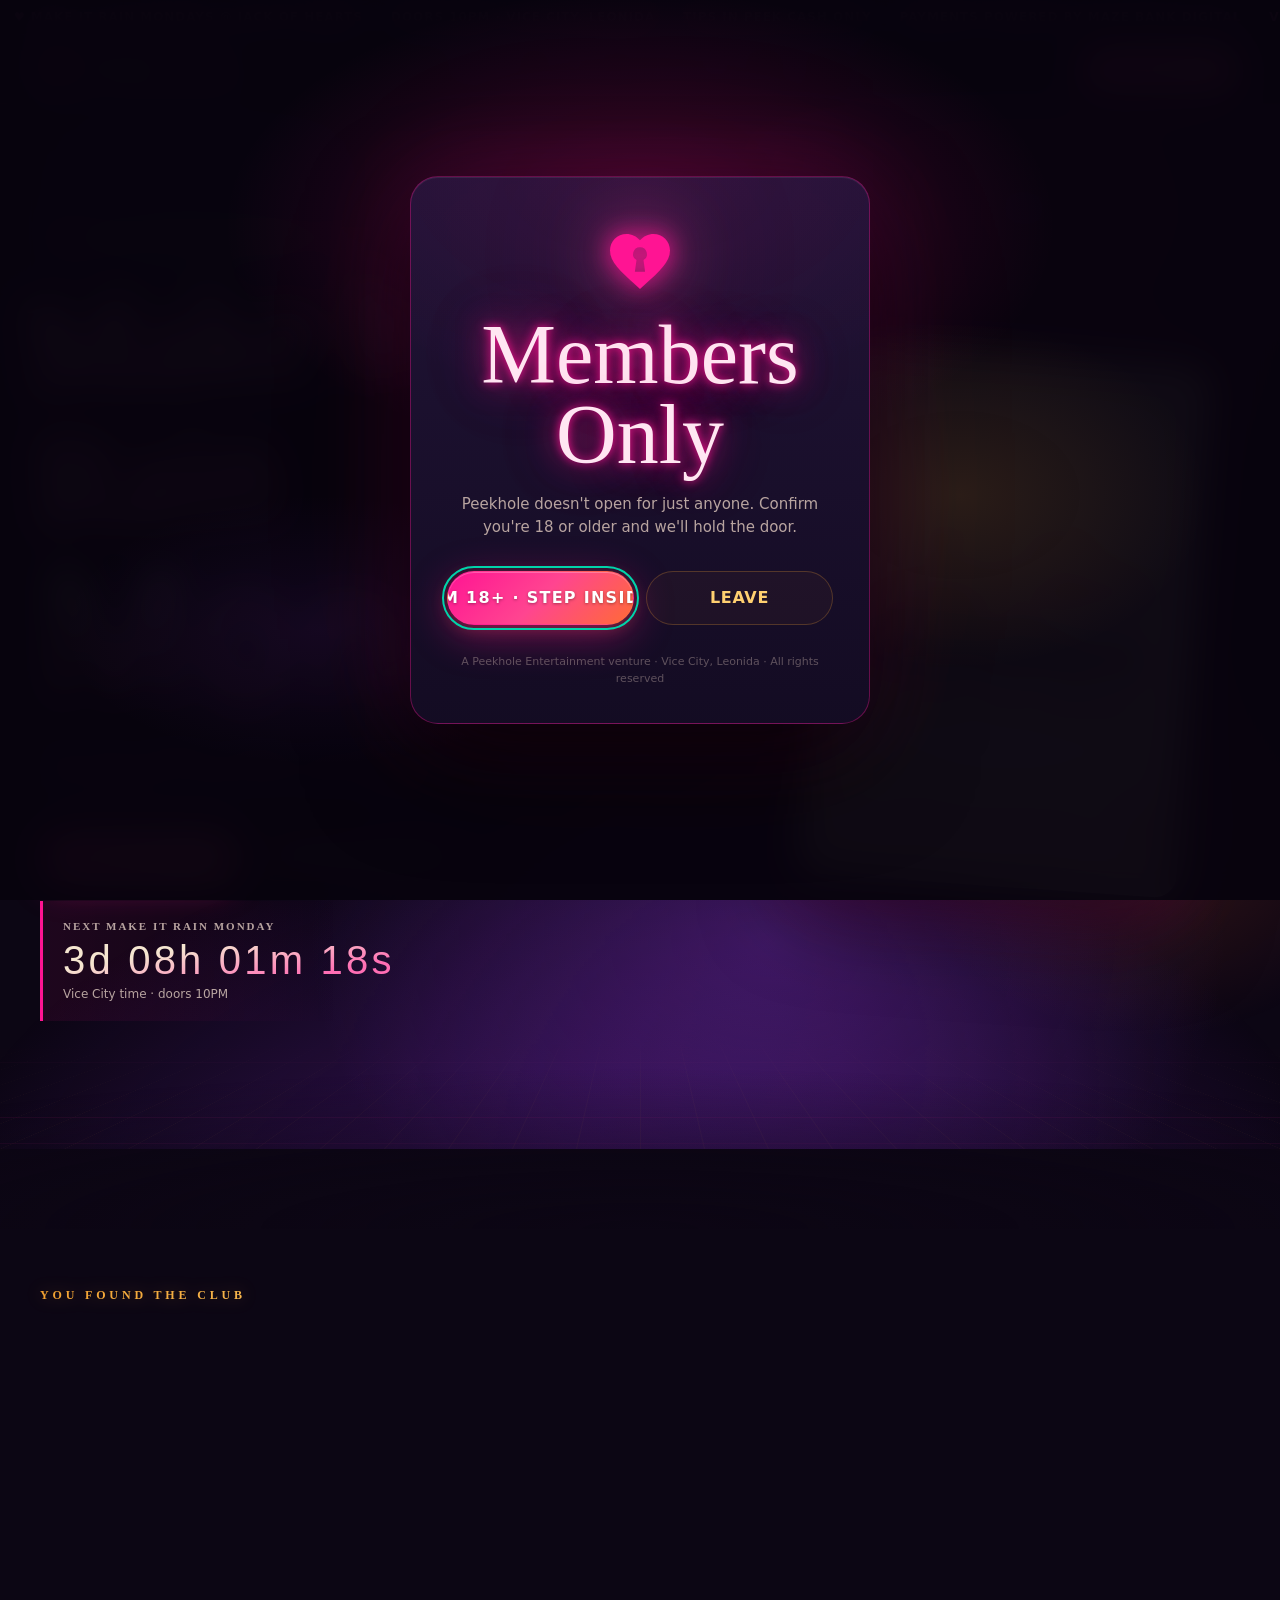
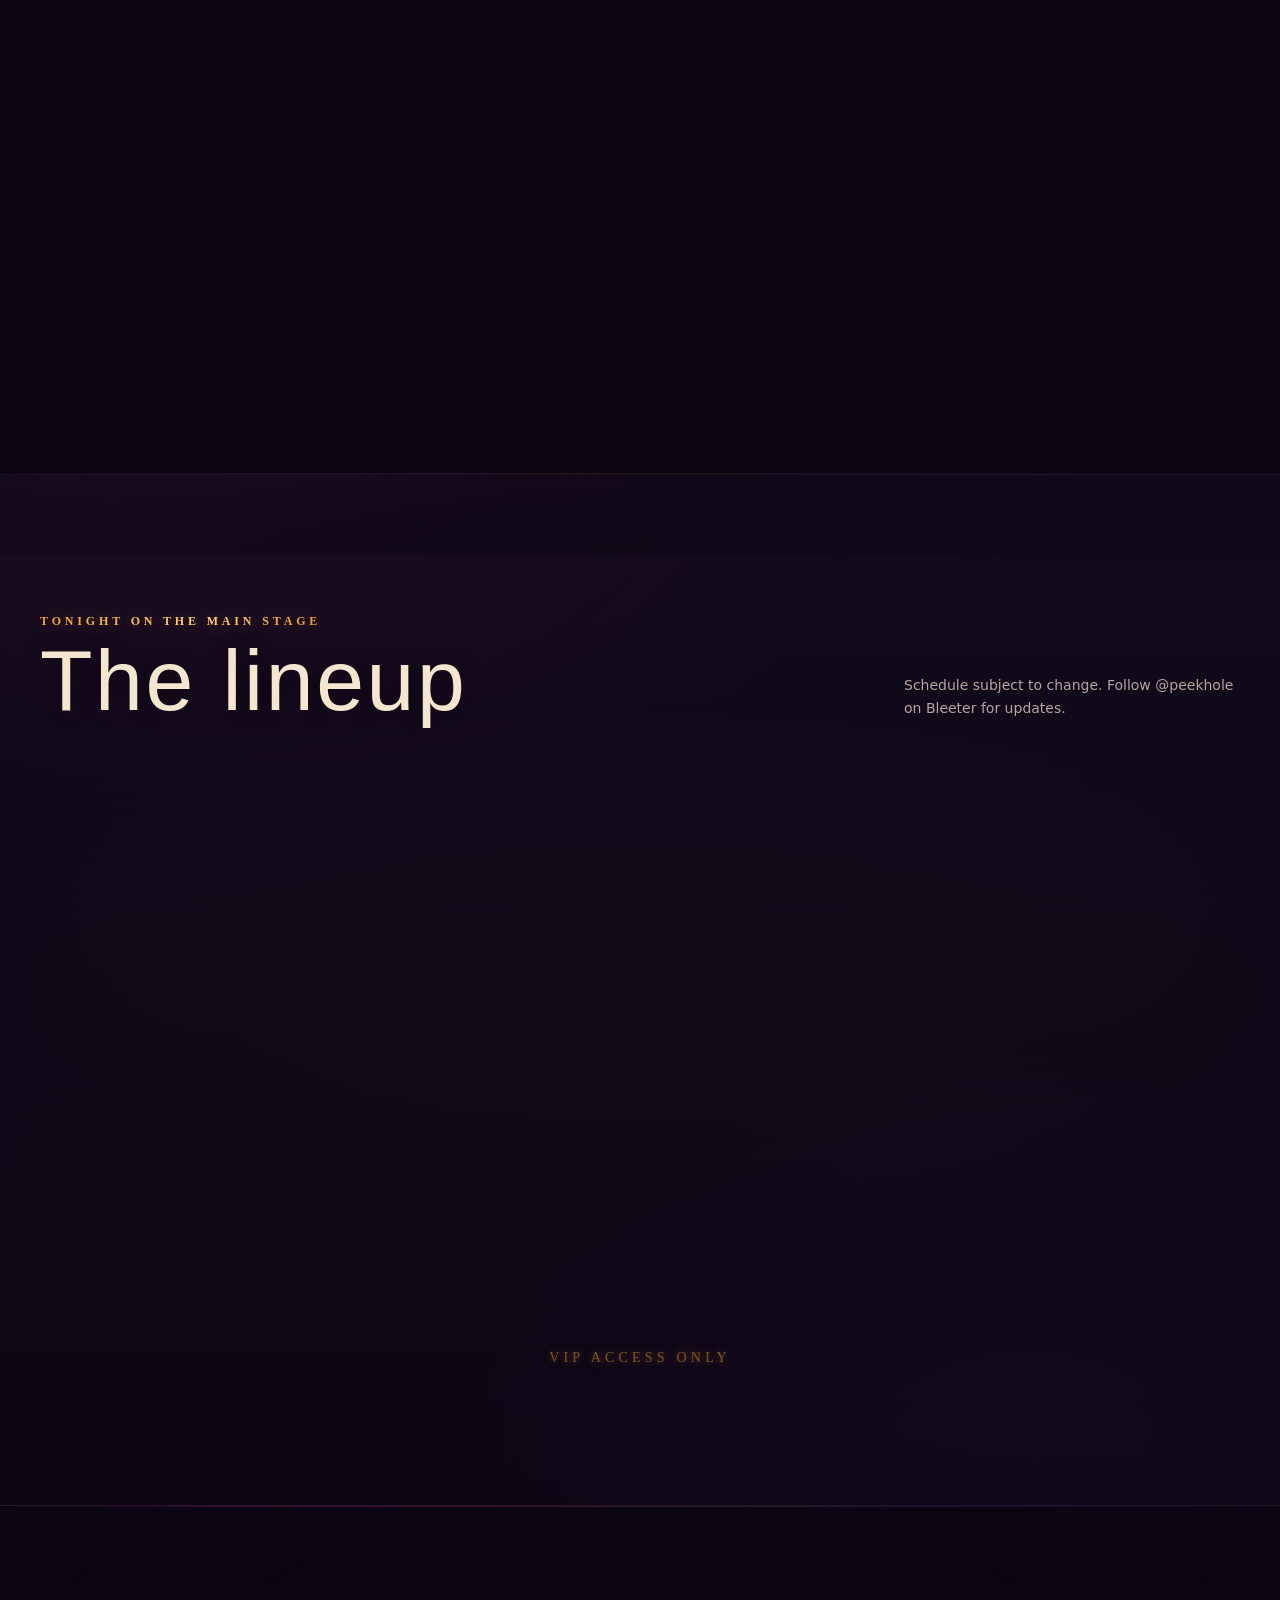
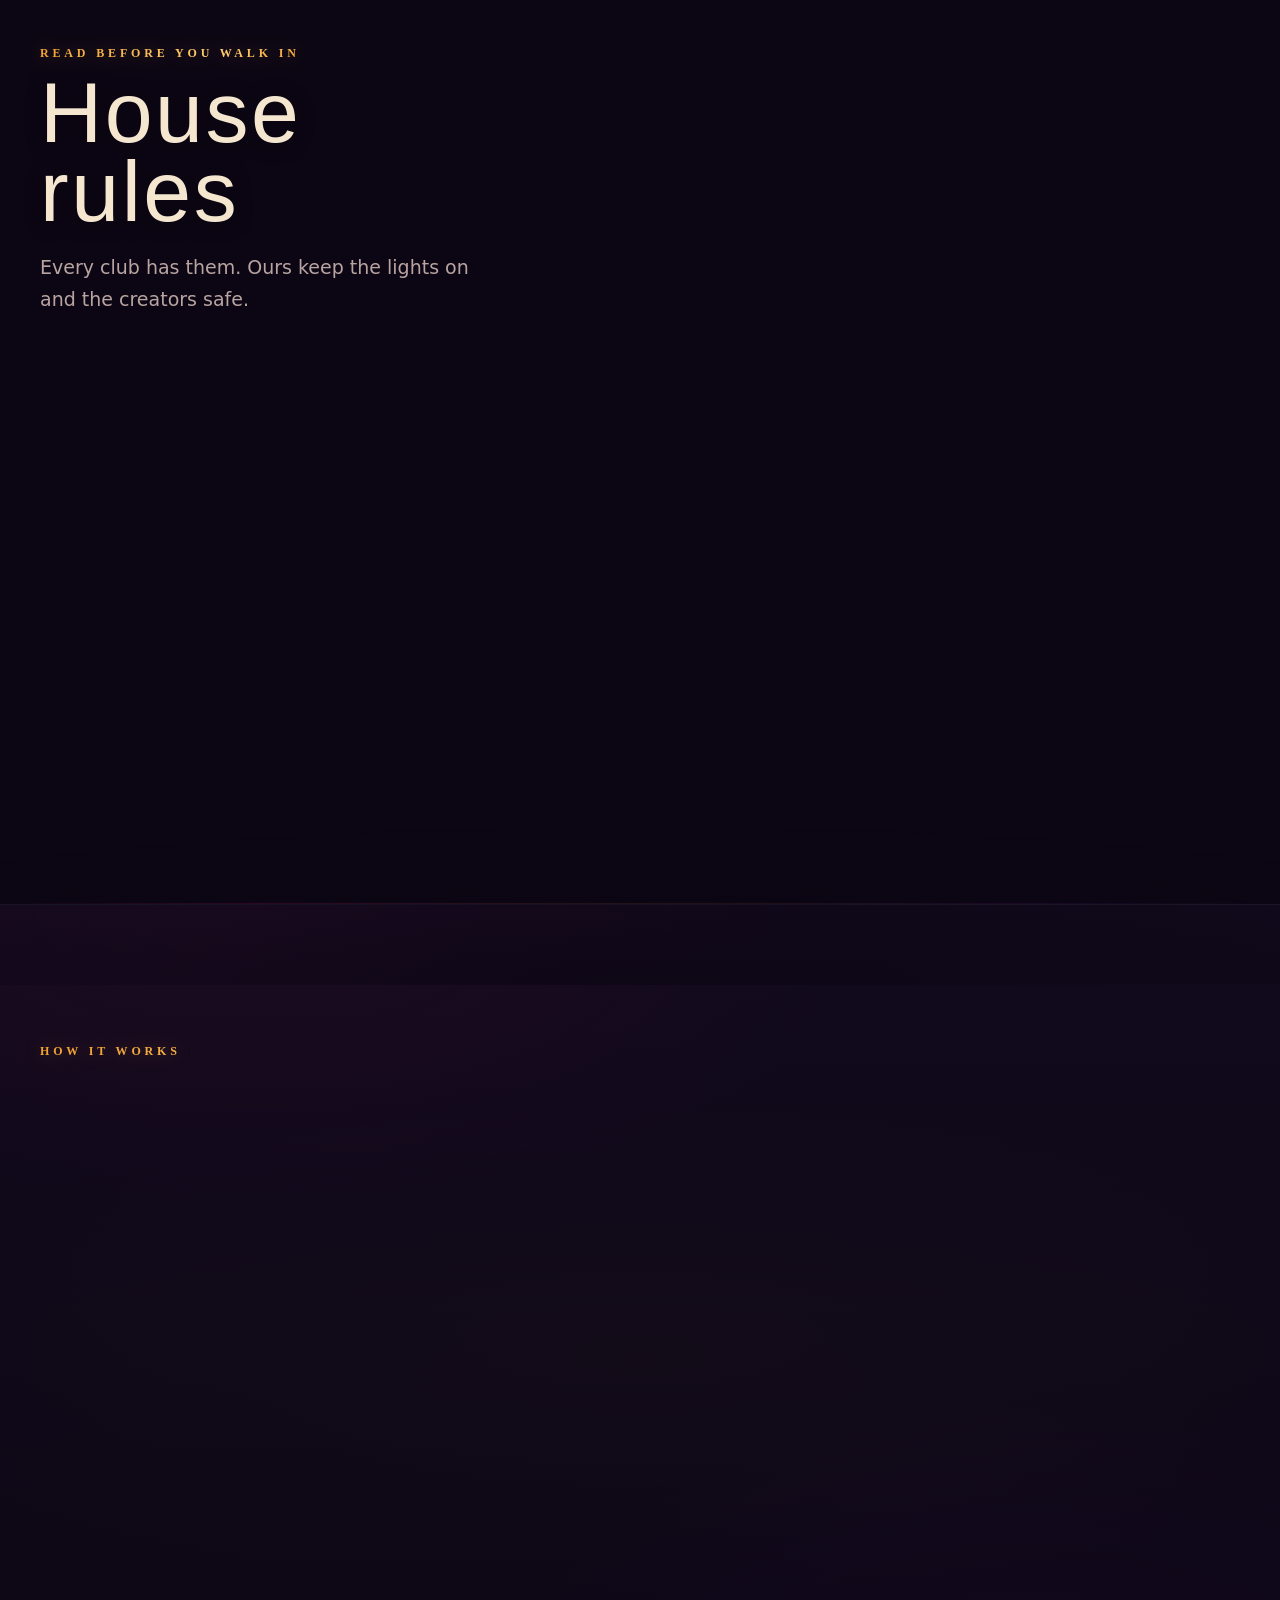
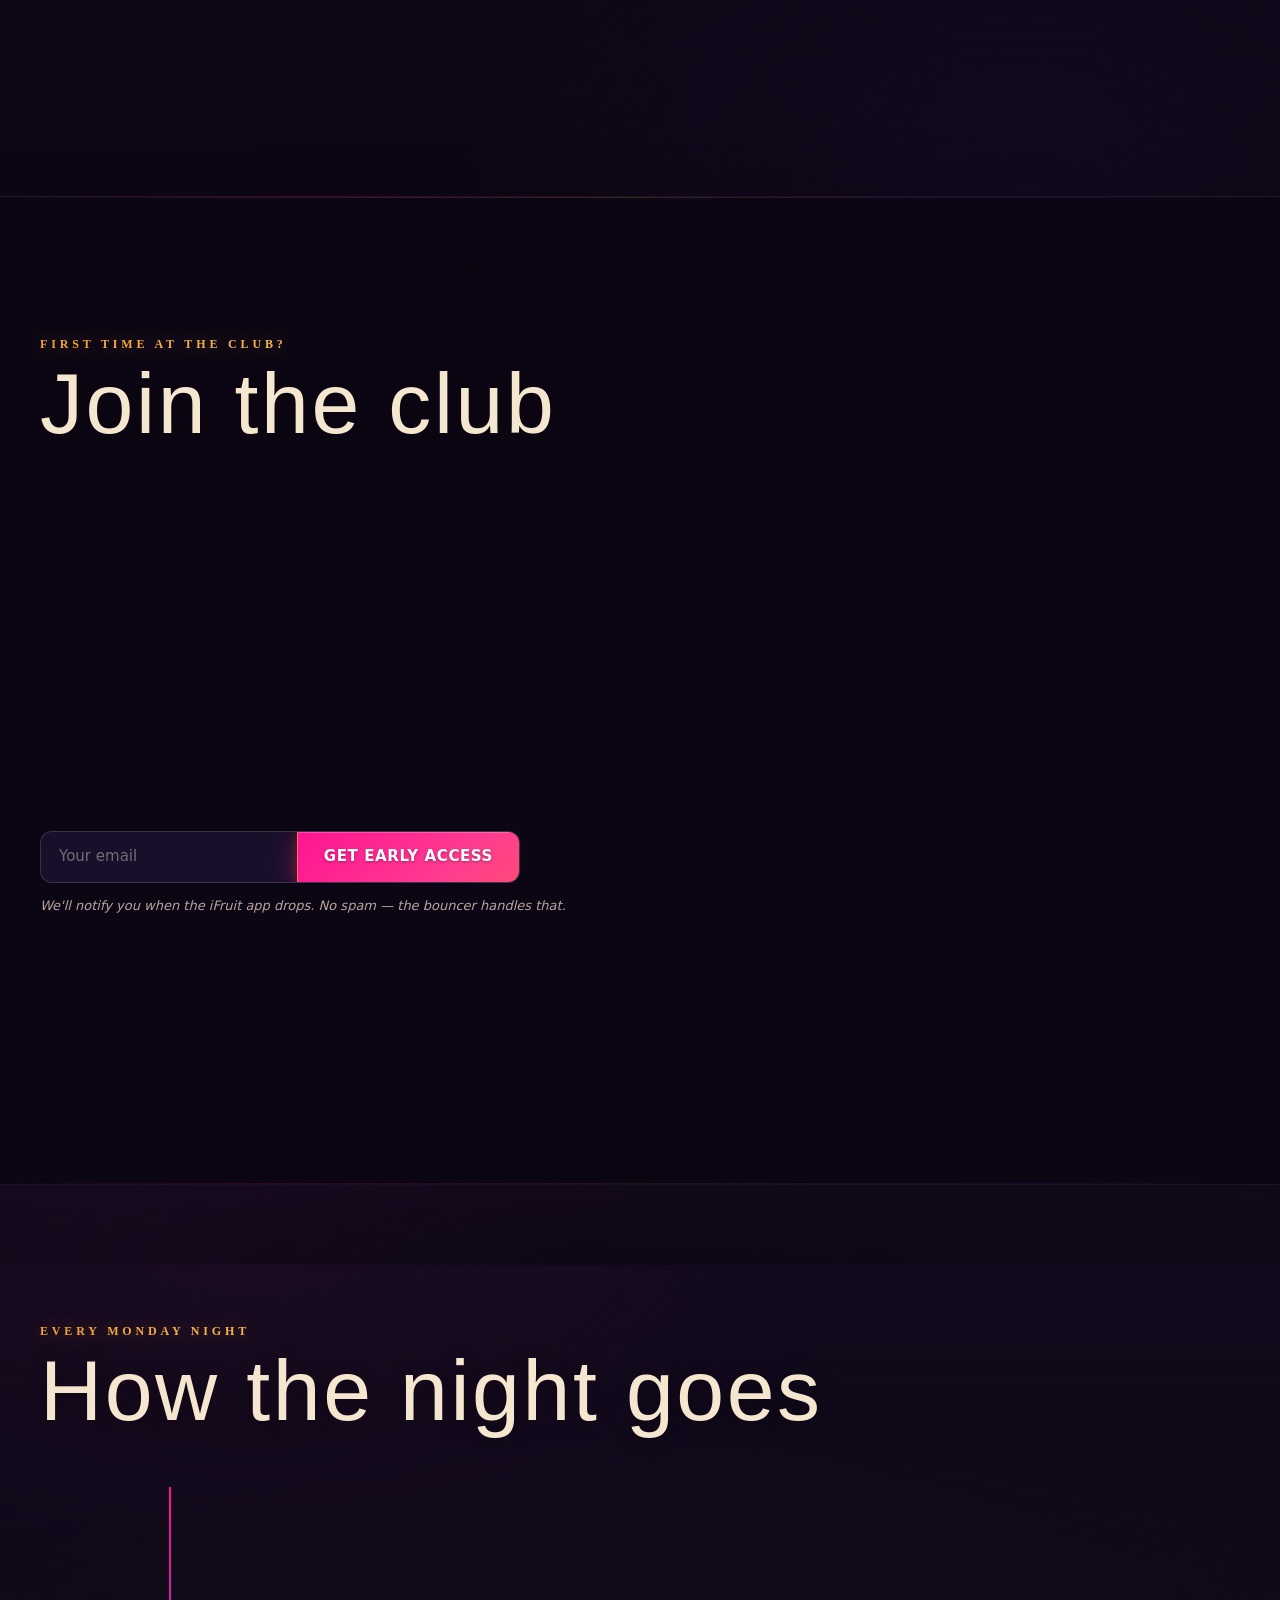
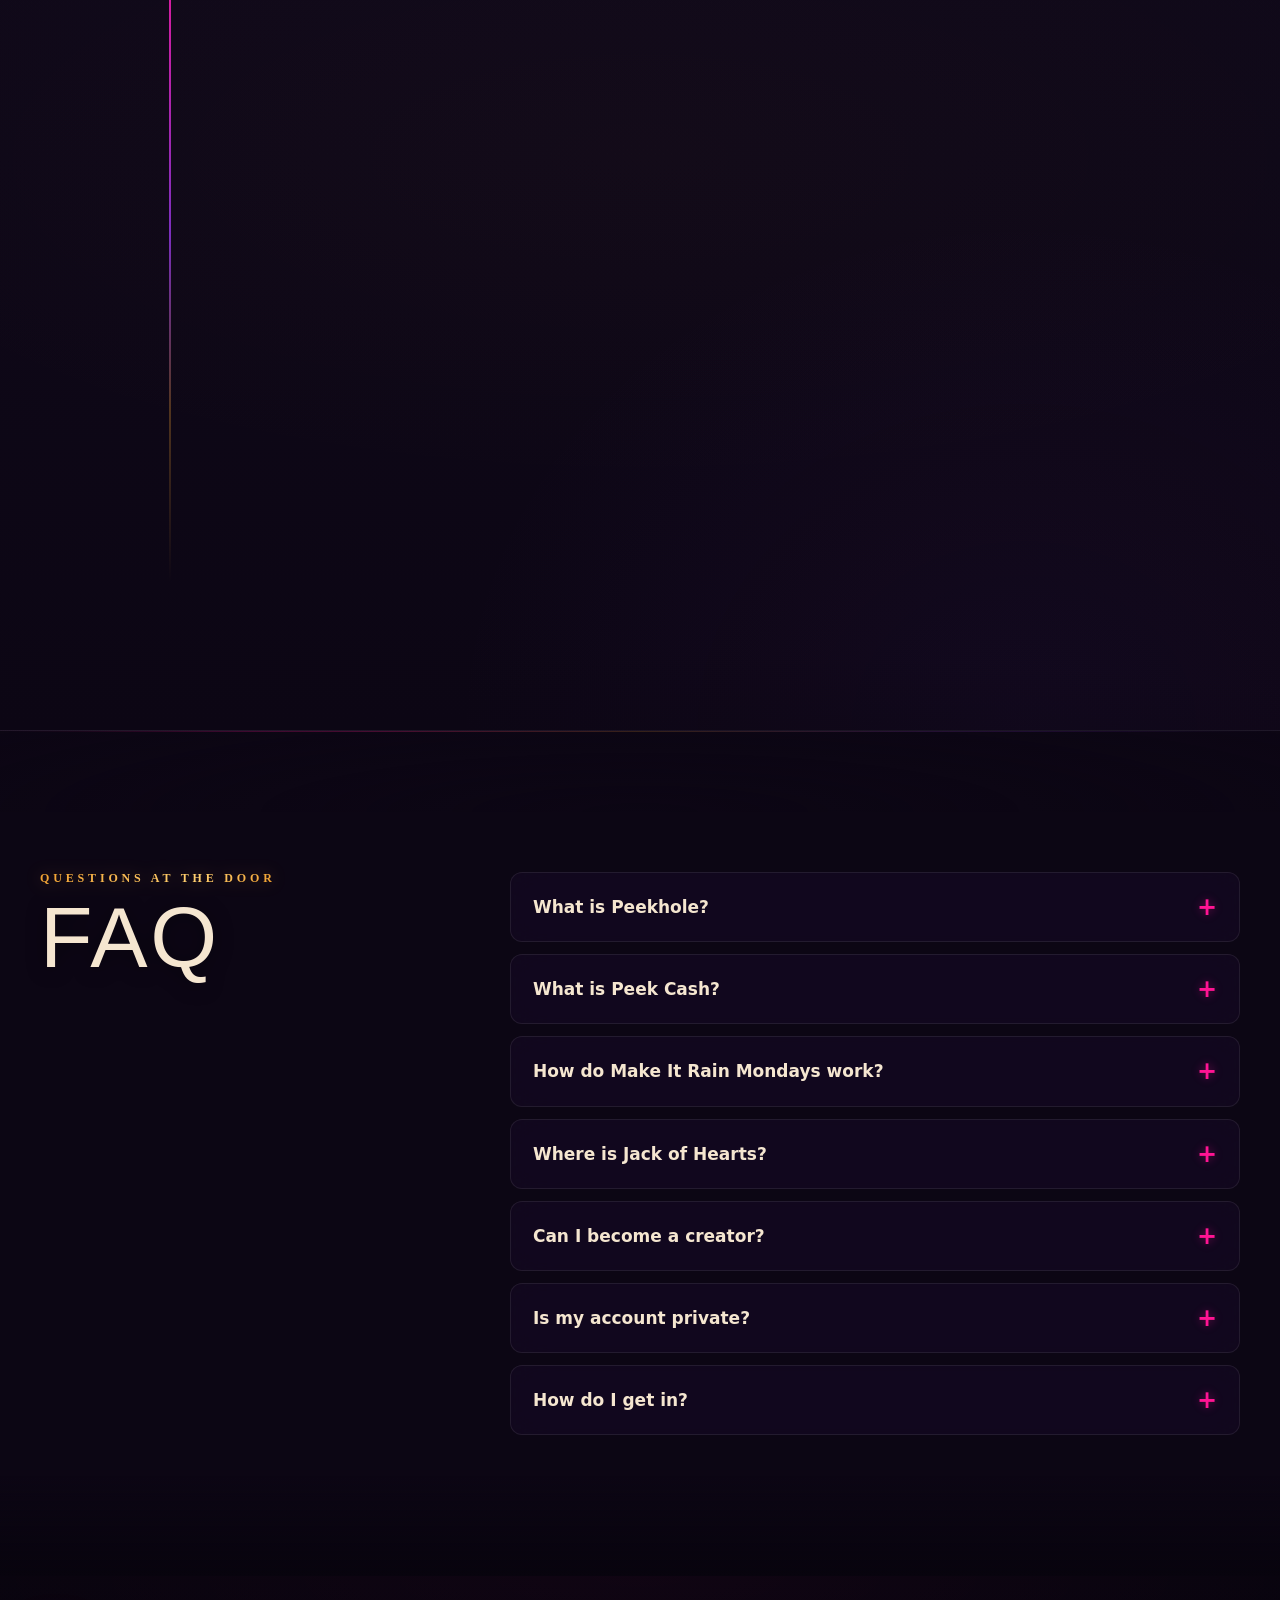
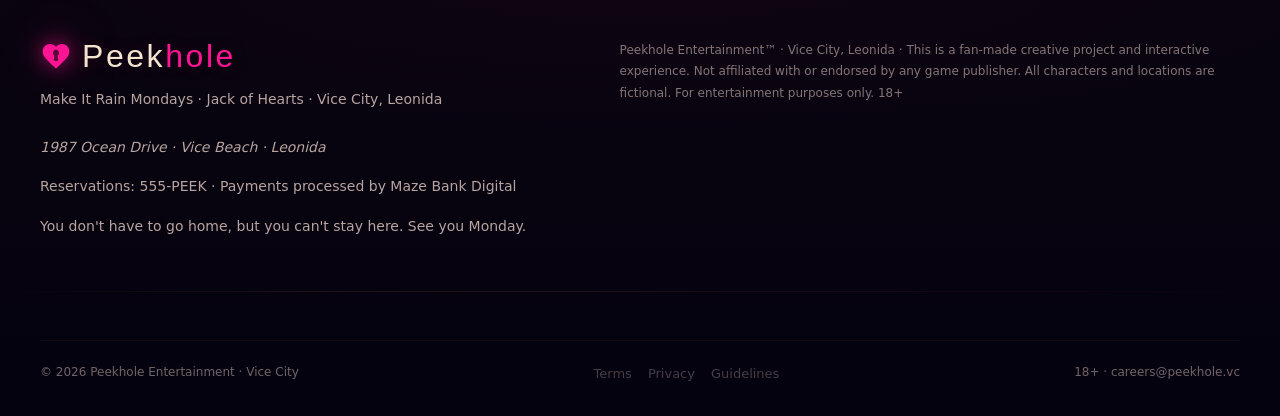
<file: site/index.html>
<!doctype html>
<html lang="en">
<head>
  <meta charset="utf-8">
  <meta name="viewport" content="width=device-width, initial-scale=1, viewport-fit=cover">
  <meta http-equiv="Content-Security-Policy" content="default-src 'self'; script-src 'self'; style-src 'self' https://fonts.googleapis.com; font-src https://fonts.gstatic.com; img-src 'self' data:; base-uri 'none'; form-action 'none'; object-src 'none'">
  <meta name="referrer" content="strict-origin-when-cross-origin">
  <title>Peekhole · Vice City</title>
  <meta name="description" content="Vice City's premiere creator platform. Make It Rain Mondays at Jack of Hearts, 1987 Ocean Drive, Vice Beach. Doors 10PM. Tips in Peek Cash only.">
  <meta name="theme-color" content="#0c0614">
  <meta property="og:type" content="website">
  <meta property="og:title" content="Peekhole · Make It Rain Mondays">
  <meta property="og:description" content="Monday night. Vice City. Make it rain. Peekhole — where Leonida's creators get paid.">
  <meta property="og:image" content="assets/og-card.png">
  <meta property="og:image:width" content="1200">
  <meta property="og:image:height" content="630">
  <meta name="twitter:card" content="summary">
  <meta name="twitter:image" content="assets/og-card.png">
  <link rel="icon" href="assets/favicon.svg" type="image/svg+xml">
  <link rel="manifest" href="manifest.json">
  <link rel="preconnect" href="https://fonts.googleapis.com">
  <link rel="preconnect" href="https://fonts.gstatic.com" crossorigin>
  <link rel="stylesheet" href="https://fonts.googleapis.com/css2?family=Barlow:wght@300;400;500;600;700&family=Bebas+Neue&family=Oswald:wght@400;500;600;700&family=Playfair+Display:ital,wght@0,400;0,700;1,400&family=Sacramento&display=swap">
  <link rel="stylesheet" href="css/styles.css">
  <script src="js/boot.js"></script>
  <script type="module" src="js/app.js"></script>
</head>
<body>
  <svg class="sprite" aria-hidden="true" focusable="false">
    <symbol id="i-heart-key" viewBox="0 0 24 24">
      <path fill="currentColor" fill-rule="evenodd" d="M12 21.35l-1.45-1.32C5.4 15.36 2 12.28 2 8.5 2 5.42 4.42 3 7.5 3c1.74 0 3.41.81 4.5 2.09C13.09 3.81 14.76 3 16.5 3 19.58 3 22 5.42 22 8.5c0 3.78-3.4 6.86-8.55 11.54L12 21.35zM12 7.4a2.3 2.3 0 0 0-1.15 4.29L10.3 15.6h3.4l-.55-3.91A2.3 2.3 0 0 0 12 7.4z"/>
    </symbol>
    <symbol id="i-x" viewBox="0 0 24 24">
      <path fill="currentColor" d="M18.244 2.25h3.308l-7.227 8.26 8.502 11.24H16.17l-5.214-6.817L4.99 21.75H1.68l7.73-8.835L1.254 2.25H8.08l4.713 6.231zm-1.161 17.52h1.833L7.084 4.126H5.117z"/>
    </symbol>
    <symbol id="i-send" viewBox="0 0 24 24">
      <path fill="none" stroke="currentColor" stroke-width="2" stroke-linecap="round" stroke-linejoin="round" d="M22 2 11 13M22 2l-7 20-4-9-9-4 20-7z"/>
    </symbol>
    <symbol id="i-menu" viewBox="0 0 24 24">
      <path fill="none" stroke="currentColor" stroke-width="2" stroke-linecap="round" d="M4 7h16M4 12h16M4 17h16"/>
    </symbol>
    <symbol id="i-shield" viewBox="0 0 24 24">
      <path fill="none" stroke="currentColor" stroke-width="2" stroke-linecap="round" stroke-linejoin="round" d="M12 3 4 6v6c0 5 3.5 8 8 9 4.5-1 8-4 8-9V6l-8-3zM12 8v5M12 16h.01"/>
    </symbol>
  </svg>

  <a class="skip" href="#main">Skip to content</a>

  <div class="gate" id="gate" role="dialog" aria-modal="true" aria-labelledby="gate-title" aria-describedby="gate-desc">
    <div class="gate-card">
      <svg class="gate-mark" aria-hidden="true"><use href="#i-heart-key"/></svg>
      <p class="gate-from" id="gate-from" hidden>You scanned the Make It Rain Mondays poster ♥</p>
      <h1 class="gate-title" id="gate-title">Members Only</h1>
      <p class="gate-desc" id="gate-desc">Peekhole doesn't open for just anyone. Confirm you're 18 or older and we'll hold the door.</p>
      <div class="gate-actions">
        <button type="button" class="btn btn-primary" id="gate-enter">I'm 18+ · Step Inside</button>
        <a class="btn btn-ghost" href="https://www.google.com/" rel="noopener noreferrer">Leave</a>
      </div>
      <p class="gate-fine">A Peekhole Entertainment venture · Vice City, Leonida · All rights reserved</p>
    </div>
  </div>

  <div id="app">
    <div class="grain" aria-hidden="true"></div>
    <div class="ticker" aria-hidden="true">
      <div class="ticker-track" id="ticker-track">
        <div class="ticker-group">
          <span class="tk-msg">♥ Make It Rain Mondays @ Jack of Hearts</span>
          <span class="tk-msg">Doors 10PM · Vice City, Leonida</span>
          <span class="tk-msg">Tips in Peek Cash only</span>
          <span class="tk-msg">Payments powered by Maze Bank Digital</span>
          <span class="tk-msg">VIP lounge open for top tippers</span>
          <span class="tk-msg">New creators every Monday</span>
          <span class="tk-msg">1987 Ocean Drive · Vice Beach</span>
          <span class="tk-msg">Now available on iFruit</span>
          <span class="tk-msg">Tonight's drink special: Pi&szlig;wasser on tap $6</span>
          <span class="tk-msg">Reservations: 555-PEEK</span>
          <span class="tk-msg">Proud partner of Sprunk&reg;</span>
        </div>
      </div>
    </div>

    <header class="site-header">
      <div class="wrap header-inner">
        <a class="brand" href="#top" aria-label="Peekhole home">
          <svg class="brand-mark" aria-hidden="true"><use href="#i-heart-key"/></svg>
          <span class="brand-word">Peek<span>hole</span></span>
        </a>
        <nav class="nav" id="nav" aria-label="Main">
          <a href="#club">The Club</a>
          <a href="#lineup">Lineup</a>
          <a href="#token">How It Works</a>
          <a href="#buy">Join</a>
          <a href="#faq">FAQ</a>
        </nav>
        <div class="header-cta">
          <a class="btn btn-primary btn-sm" href="#buy">Join the Club</a>
          <button class="nav-toggle" id="nav-toggle" type="button" aria-expanded="false" aria-controls="nav" aria-label="Open menu">
            <svg aria-hidden="true"><use href="#i-menu"/></svg>
          </button>
        </div>
      </div>
    </header>

    <main id="main">
      <!-- HERO -->
      <section class="hero" id="top">
        <div class="wrap hero-grid">
          <div class="hero-copy">
            <p class="eyebrow"><span class="dot" aria-hidden="true"></span>Jack of Hearts presents &middot; Vice City, Leonida &middot; Est. MMXXVI</p>
            <h1 class="hero-title">
              <span class="neon">Make It Rain</span>
              <span class="block">Mondays</span>
            </h1>
            <p class="lede">Vice City's hottest creators. One stage. Every Monday night. The only question is how much you're tipping.</p>
            <div class="hero-ctas">
              <a class="btn btn-primary" href="#lineup">See the Lineup</a>
              <button class="btn btn-ghost" type="button" data-rain>Hit the stage <span aria-hidden="true">💸</span></button>
            </div>

            <div class="countdown">
              <span class="countdown-label">Next Make It Rain Monday</span>
              <span class="countdown-value" id="countdown">--</span>
              <span class="countdown-tz">Vice City time · doors 10PM</span>
            </div>
          </div>

          <div class="hero-art" id="hero-art">
            <canvas class="hero-3d" id="hero-3d" role="img" aria-label="3D Jack of Hearts card"></canvas>
            <div class="hero-scanlines" aria-hidden="true"></div>
            <p class="hero-3d-hint" aria-hidden="true">Tap the card ♥</p>
            <div class="poster" aria-label="Make It Rain Mondays poster, Jack of Hearts" role="img">
              <div class="poster-corner tl" aria-hidden="true"><span>J</span><span>♥</span></div>
              <div class="poster-corner br" aria-hidden="true"><span>J</span><span>♥</span></div>
              <p class="poster-top">Jack of Hearts</p>
              <p class="poster-script">Make it Rain</p>
              <p class="poster-block">Mondays</p>
              <p class="poster-sub">Doors 10PM · Tips in Peek Cash</p>
              <div class="poster-foot"><svg aria-hidden="true"><use href="#i-heart-key"/></svg><span>Find us on Peekhole</span></div>
            </div>
          </div>
        </div>
      </section>

      <!-- THE CLUB -->
      <section class="section" id="club">
        <div class="wrap">
          <p class="kicker">You found the club</p>
          <h2 class="h2 reveal">Where Leonida's creators get paid.</h2>
          <p class="section-lede reveal">Peekhole is the platform. Jack of Hearts is the Monday night event. Every week the DJ calls it, the lights drop, and the whole room makes it rain in Peek Cash.</p>

          <div class="cards-3">
            <article class="feature tilt reveal">
              <span class="feature-icon" aria-hidden="true">♥</span>
              <h3>Tip without the paper</h3>
              <p>Peek Cash hits creators in seconds. No card on file, no awkward bank statement, no middle man between you and the stage.</p>
            </article>
            <article class="feature tilt reveal">
              <span class="feature-icon" aria-hidden="true">☾</span>
              <h3>Make It Rain Mondays</h3>
              <p>10 PM Vice City time. The regulars show up, the creators go live, and the whole room tips at once. It's a Monday ritual.</p>
            </article>
            <article class="feature tilt reveal">
              <span class="feature-icon" aria-hidden="true">✦</span>
              <h3>VIP room</h3>
              <p>The VIP group chat is behind the velvet rope. Strict bouncer policy: no scams, no fake "management," and staff never contacts you outside the app.</p>
            </article>
          </div>
        </div>
      </section>
      <div class="section-divider" aria-hidden="true"></div>

      <!-- LINEUP -->
      <section class="section section-alt" id="lineup">
        <div class="wrap">
          <div class="section-head">
            <div>
              <p class="kicker">Tonight on the main stage</p>
              <h2 class="h2">The lineup</h2>
            </div>
            <p class="muted section-note">Schedule subject to change. Follow @peekhole on Bleeter for updates.</p>
          </div>

          <div class="lineup">
            <article class="creator tilt reveal">
              <div class="creator-art c1">
                <span class="creator-badge">Headliner</span>
                <img class="creator-photo" src="assets/lineup/cherry-vice.svg" width="400" height="440" loading="lazy" decoding="async" alt="Illustrated portrait of Cherry Vice: big cherry-red curls, heart-shaped sunglasses, gold hoops and a white faux-fur stole.">
                <span class="creator-lock">🔒 Members only</span>
              </div>
              <div class="creator-body">
                <h3>Cherry Vice</h3>
                <p class="creator-handle">@cherryvice · Main stage</p>
                <p>Walks on at 10, owns the room by 10:01. Mondays only — don't ask for a refund.</p>
                <button class="btn btn-ghost btn-sm" type="button" data-rain>Make it rain</button>
              </div>
            </article>
            <article class="creator tilt reveal">
              <div class="creator-art c2">
                <span class="creator-badge">Leonida Keys</span>
                <img class="creator-photo" src="assets/lineup/roxy-keys.svg" width="400" height="440" loading="lazy" decoding="async" alt="Illustrated portrait of Roxy Keys: long blonde hair, aviators pushed up, teal palm-print shirt against a Keys sunset.">
                <span class="creator-lock">🔒 Members only</span>
              </div>
              <div class="creator-body">
                <h3>Roxy Keys</h3>
                <p class="creator-handle">@roxykeys · Stage two</p>
                <p>Born on the Keys, raised on the shoreline. Sunsets are free — the rest costs Peek Cash.</p>
                <button class="btn btn-ghost btn-sm" type="button" data-rain>Make it rain</button>
              </div>
            </article>
            <article class="creator tilt reveal">
              <div class="creator-art c3">
                <span class="creator-badge">Late set</span>
                <img class="creator-photo" src="assets/lineup/neon-nina.svg" width="400" height="440" loading="lazy" decoding="async" alt="Illustrated portrait of Neon Nina: violet bob with a cyan streak, gold hoops and a holographic bomber jacket under a neon ring.">
                <span class="creator-lock">🔒 Members only</span>
              </div>
              <div class="creator-body">
                <h3>Neon Nina</h3>
                <p class="creator-handle">@neonnina · After midnight</p>
                <p>When the lights go violet, that's her cue. Don't ask when — ask the DJ.</p>
                <button class="btn btn-ghost btn-sm" type="button" data-rain>Make it rain</button>
              </div>
            </article>
            <article class="creator tilt reveal">
              <div class="creator-art c4">
                <span class="creator-badge">VIP room</span>
                <img class="creator-photo" src="assets/lineup/lady-luck.svg" width="400" height="440" loading="lazy" decoding="async" alt="Illustrated portrait of Lady Luck: sleek black ponytail, red lips, pearls and a black blazer with gold lapels.">
                <span class="creator-lock">🔒 VIP only</span>
              </div>
              <div class="creator-body">
                <h3>Lady Luck</h3>
                <p class="creator-handle">@ladyluck · Back booth</p>
                <p>The reason the house always wins. VIP booth, pearls, no eye contact unless you're tipping.</p>
                <button class="btn btn-ghost btn-sm" type="button" data-rain>Make it rain</button>
              </div>
            </article>
          </div>
          <p class="vip-stamp" aria-hidden="true">VIP Access Only</p>
        </div>
      </section>
      <div class="section-divider" aria-hidden="true"></div>

      <!-- HOUSE RULES -->
      <section class="section" id="rules">
        <div class="wrap rules-wrap">
          <div>
            <p class="kicker">Read before you walk in</p>
            <h2 class="h2">House rules</h2>
            <p class="section-lede">Every club has them. Ours keep the lights on and the creators safe.</p>
          </div>
          <ol class="rules reveal">
            <li><p><b>Respect the talent.</b> They're on stage for you. Act like you deserve to be in the room.</p></li>
            <li><p><b>Peek Cash only.</b> No IOUs, no promises, no funny money. If it's not Peek Cash, it's not a tip.</p></li>
            <li><p><b>Staff never leaves the building.</b> Anyone outside the club claiming to represent Peekhole management is lying. Real staff wear the heart pin and never contact you off-premises.</p></li>
            <li><p><b>Mondays are sacred.</b> 10 PM. Vice City time. No excuses, no rain checks.</p></li>
            <li><p><b>What happens in VIP stays in VIP.</b> No screenshots, no recordings, no sharing what you saw in the back room.</p></li>
          </ol>
        </div>
      </section>
      <div class="section-divider" aria-hidden="true"></div>

      <!-- HOW IT WORKS -->
      <section class="section section-alt" id="token">
        <div class="wrap">
          <p class="kicker">How it works</p>
          <h2 class="h2 reveal">Three moves. That's all it takes.</h2>
          <p class="section-lede reveal">No cash at the door. No cards on file. At Peekhole, every tip hits the stage in Peek Cash — the in-app credits that keep the lights on and the creators performing.</p>

          <div class="cards-3">
            <article class="feature tilt reveal">
              <span class="feature-icon" aria-hidden="true">👀</span>
              <h3>Browse</h3>
              <p>Scroll the lineup, check the schedule, find out who's on stage tonight. New creators rotate in every Monday.</p>
            </article>
            <article class="feature tilt reveal">
              <span class="feature-icon" aria-hidden="true">💸</span>
              <h3>Tip</h3>
              <p>Send Peek Cash straight to the performer. They see it land before the song ends. The bigger the tip, the louder the room gets.</p>
            </article>
            <article class="feature tilt reveal">
              <span class="feature-icon" aria-hidden="true">✦</span>
              <h3>Go VIP</h3>
              <p>Top tippers unlock the back room. Private shows, exclusive content, and first pick on Monday nights. The velvet rope opens for generosity.</p>
            </article>
          </div>
        </div>
      </section>
      <div class="section-divider" aria-hidden="true"></div>

      <!-- JOIN THE CLUB -->
      <section class="section" id="buy">
        <div class="wrap">
          <p class="kicker">First time at the club?</p>
          <h2 class="h2">Join the club</h2>

          <ol class="steps">
            <li class="step tilt reveal">
              <span class="step-n">01</span>
              <h3>Sign up</h3>
              <p>Create your Peekhole profile in 30 seconds. Pick a name the creators will remember — or don't. Anonymous tips hit just as hard.</p>
            </li>
            <li class="step tilt reveal">
              <span class="step-n">02</span>
              <h3>Get Peek Cash</h3>
              <p>Load credits in the app. Think of it as your bar tab — you load up, you tip, the creators cash out. Simple as that.</p>
            </li>
            <li class="step tilt reveal">
              <span class="step-n">03</span>
              <h3>Pick a creator</h3>
              <p>Browse the lineup and find your favorite. Everyone's got a type — Cherry for the bold, Roxy for the sun-kissed, Nina for the late-night crowd.</p>
            </li>
            <li class="step tilt reveal">
              <span class="step-n">04</span>
              <h3>Make it rain</h3>
              <p>Send a tip and watch the ceiling light up. Mondays at 10 are when the whole room goes off — but the stage is open all week.</p>
            </li>
          </ol>

          <form class="signup-form" id="signup-form" autocomplete="off">
            <div class="signup-row">
              <input class="signup-input" type="email" placeholder="Your email" required aria-label="Email address">
              <button class="btn btn-primary signup-btn" type="submit">Get Early Access</button>
            </div>
            <p class="signup-fine">We'll notify you when the iFruit app drops. No spam — the bouncer handles that.</p>
            <p class="signup-ok" id="signup-ok" hidden>You're on the list. See you Monday. &#9829;</p>
          </form>

          <div class="callout reveal">
            <svg aria-hidden="true"><use href="#i-shield"/></svg>
            <p><b>Coming soon to iFruit.</b> The official Peekhole app launches exclusively on iFruit. Staff never contacts you outside the app — if someone claims to, they're not with us. Download only from the official iFruit store.</p>
          </div>
        </div>
      </section>
      <div class="section-divider" aria-hidden="true"></div>

      <!-- TONIGHT -->
      <section class="section section-alt" id="night">
        <div class="wrap">
          <p class="kicker">Every Monday night</p>
          <h2 class="h2">How the night goes</h2>
          <ol class="night">
            <li class="reveal">
              <span class="night-time">10:00 PM</span>
              <div><h3>Doors open</h3><p>The bouncer checks you in. Grab a drink, load up some Peek Cash, and find a spot near the stage.</p></div>
            </li>
            <li class="reveal">
              <span class="night-time">11:00 PM</span>
              <div><h3>Main stage</h3><p>First creator hits the floor. Tips start flying. The DJ calls "Make It Rain" and the ceiling lights up.</p></div>
            </li>
            <li class="reveal">
              <span class="night-time">12:00 AM</span>
              <div><h3>Rotation</h3><p>New creator, new set. The VIP lounge opens for top tippers. The rest of you — keep tipping.</p></div>
            </li>
            <li class="reveal">
              <span class="night-time">2:00 AM</span>
              <div><h3>Last call</h3><p>Final set of the night. Biggest tips happen here. If you've been saving your Peek Cash — now's the time.</p></div>
            </li>
            <li class="reveal">
              <span class="night-time">4:00 AM</span>
              <div><h3>After hours</h3><p>Lights come up, but the VIP room stays open. See you next Monday — same time, same stage.</p></div>
            </li>
          </ol>
        </div>
      </section>
      <div class="section-divider" aria-hidden="true"></div>

      <!-- FAQ -->
      <section class="section" id="faq">
        <div class="wrap faq-wrap">
          <div>
            <p class="kicker">Questions at the door</p>
            <h2 class="h2">FAQ</h2>
          </div>
          <div class="faq">
            <details>
              <summary>What is Peekhole?</summary>
              <p>Vice City's premiere creator tipping platform. Every Monday night at Jack of Hearts, the DJ drops the lights, the creators take the stage, and the crowd makes it rain in Peek Cash. Think of it as the intersection of a nightclub and a tip jar — only louder, and with better lighting.</p>
            </details>
            <details>
              <summary>What is Peek Cash?</summary>
              <p>It's the currency used on Peekhole — think of it as chips at the casino. You load up through Maze Bank, you tip, the creators cash out. It's the only way to make it rain at Jack of Hearts.</p>
            </details>
            <details>
              <summary>How do Make It Rain Mondays work?</summary>
              <p>Every Monday at 10 PM Vice City time, the DJ calls it. The lights drop, the creators take the stage, and everyone tips at once. The whole room lights up. It's a weekly ritual — miss one and you'll hear about it.</p>
            </details>
            <details>
              <summary>Where is Jack of Hearts?</summary>
              <p>1987 Ocean Drive, Vice Beach, Leonida. Look for the heart-shaped neon sign above the door. If you found the QR code, you already know where to look.</p>
            </details>
            <details>
              <summary>Can I become a creator?</summary>
              <p>Auditions every Thursday night. Bring your stage name, your moves, and an iFruit device. No previous experience required — but it helps. Ask for Dani at the bar.</p>
            </details>
            <details>
              <summary>Is my account private?</summary>
              <p>Your Peekhole profile is anonymous by default. Creators see your display name, not your Maze Bank details. What happens at Jack of Hearts stays at Jack of Hearts.</p>
            </details>
            <details>
              <summary>How do I get in?</summary>
              <p>Walk in any Monday after 10. The bouncer checks your age, not your net worth. VIP access is earned — top tippers get the invite. Reservations: 555-PEEK.</p>
            </details>
          </div>
        </div>
      </section>
    </main>

    <footer class="site-footer">
      <div class="wrap footer-grid">
        <div class="footer-brand">
          <a class="brand" href="#top" aria-label="Peekhole, back to top">
            <svg class="brand-mark" aria-hidden="true"><use href="#i-heart-key"/></svg>
            <span class="brand-word">Peek<span>hole</span></span>
          </a>
          <p class="muted">Make It Rain Mondays · Jack of Hearts · Vice City, Leonida</p>
          <p class="muted footer-location">1987 Ocean Drive &middot; Vice Beach &middot; Leonida</p>
          <p class="muted">Reservations: 555-PEEK &middot; Payments processed by Maze Bank Digital</p>
          <p class="muted">You don't have to go home, but you can't stay here. See you Monday.</p>
          <div class="socials">
            <a class="social" data-social="x" hidden rel="noopener noreferrer" target="_blank" aria-label="Peekhole on Bleeter"><svg aria-hidden="true"><use href="#i-x"/></svg></a>
            <a class="social" data-social="telegram" hidden rel="noopener noreferrer" target="_blank" aria-label="Join the VIP Lounge"><svg aria-hidden="true"><use href="#i-send"/></svg></a>
          </div>
        </div>
        <p class="legal">Peekhole Entertainment&trade; &middot; Vice City, Leonida &middot; This is a fan-made creative project and interactive experience. Not affiliated with or endorsed by any game publisher. All characters and locations are fictional. For entertainment purposes only. 18+</p>
      </div>
      <div class="footer-deco" aria-hidden="true"></div>
      <div class="wrap footer-bottom">
        <span>&copy; <span data-year>2026</span> Peekhole Entertainment &middot; Vice City</span>
        <span class="footer-links">
          <a href="terms.html">Terms</a>
          <a href="privacy.html">Privacy</a>
          <a href="guidelines.html">Guidelines</a>
        </span>
        <span>18+ &middot; careers@peekhole.vc</span>
      </div>
    </footer>
  </div>

  <canvas class="rain" id="rain" aria-hidden="true"></canvas>
  <div class="toast" id="toast" role="status" aria-live="polite"></div>
  <script src="js/signup.js"></script>
</body>
</html>
</file>
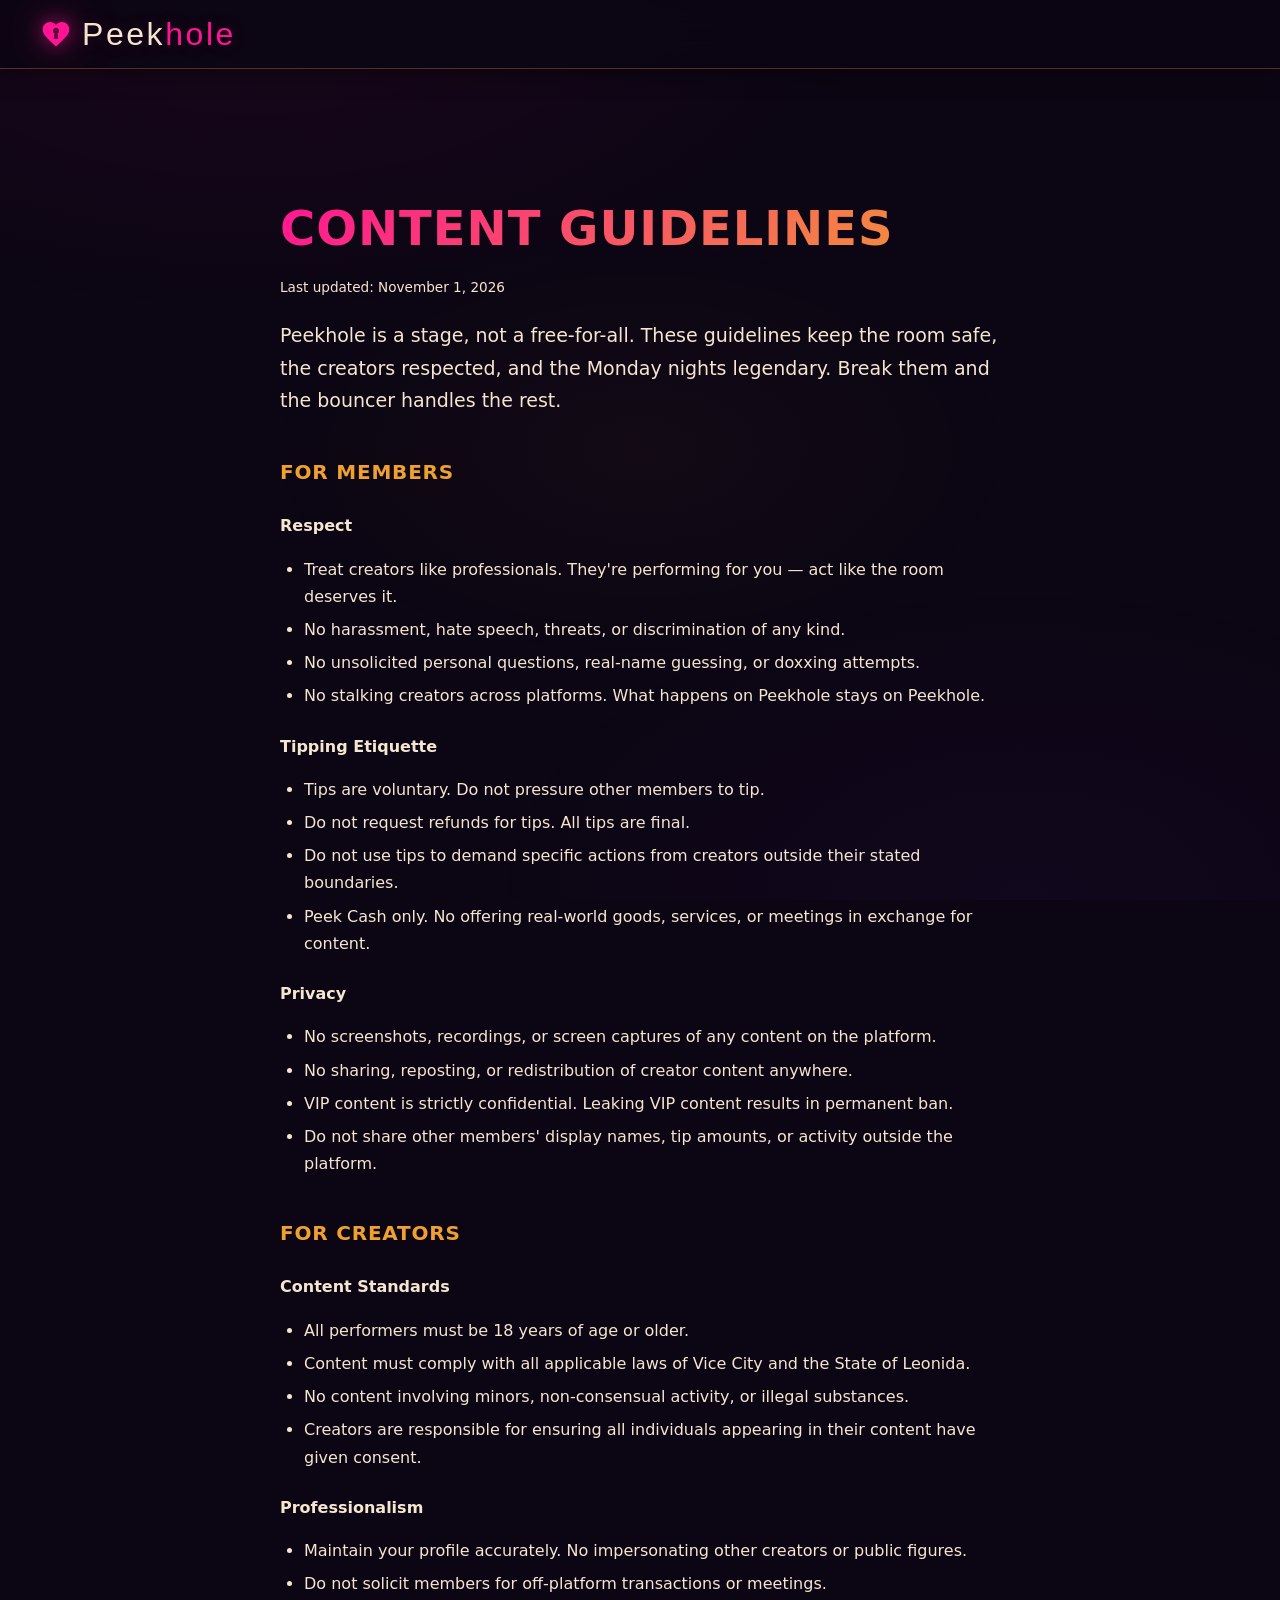
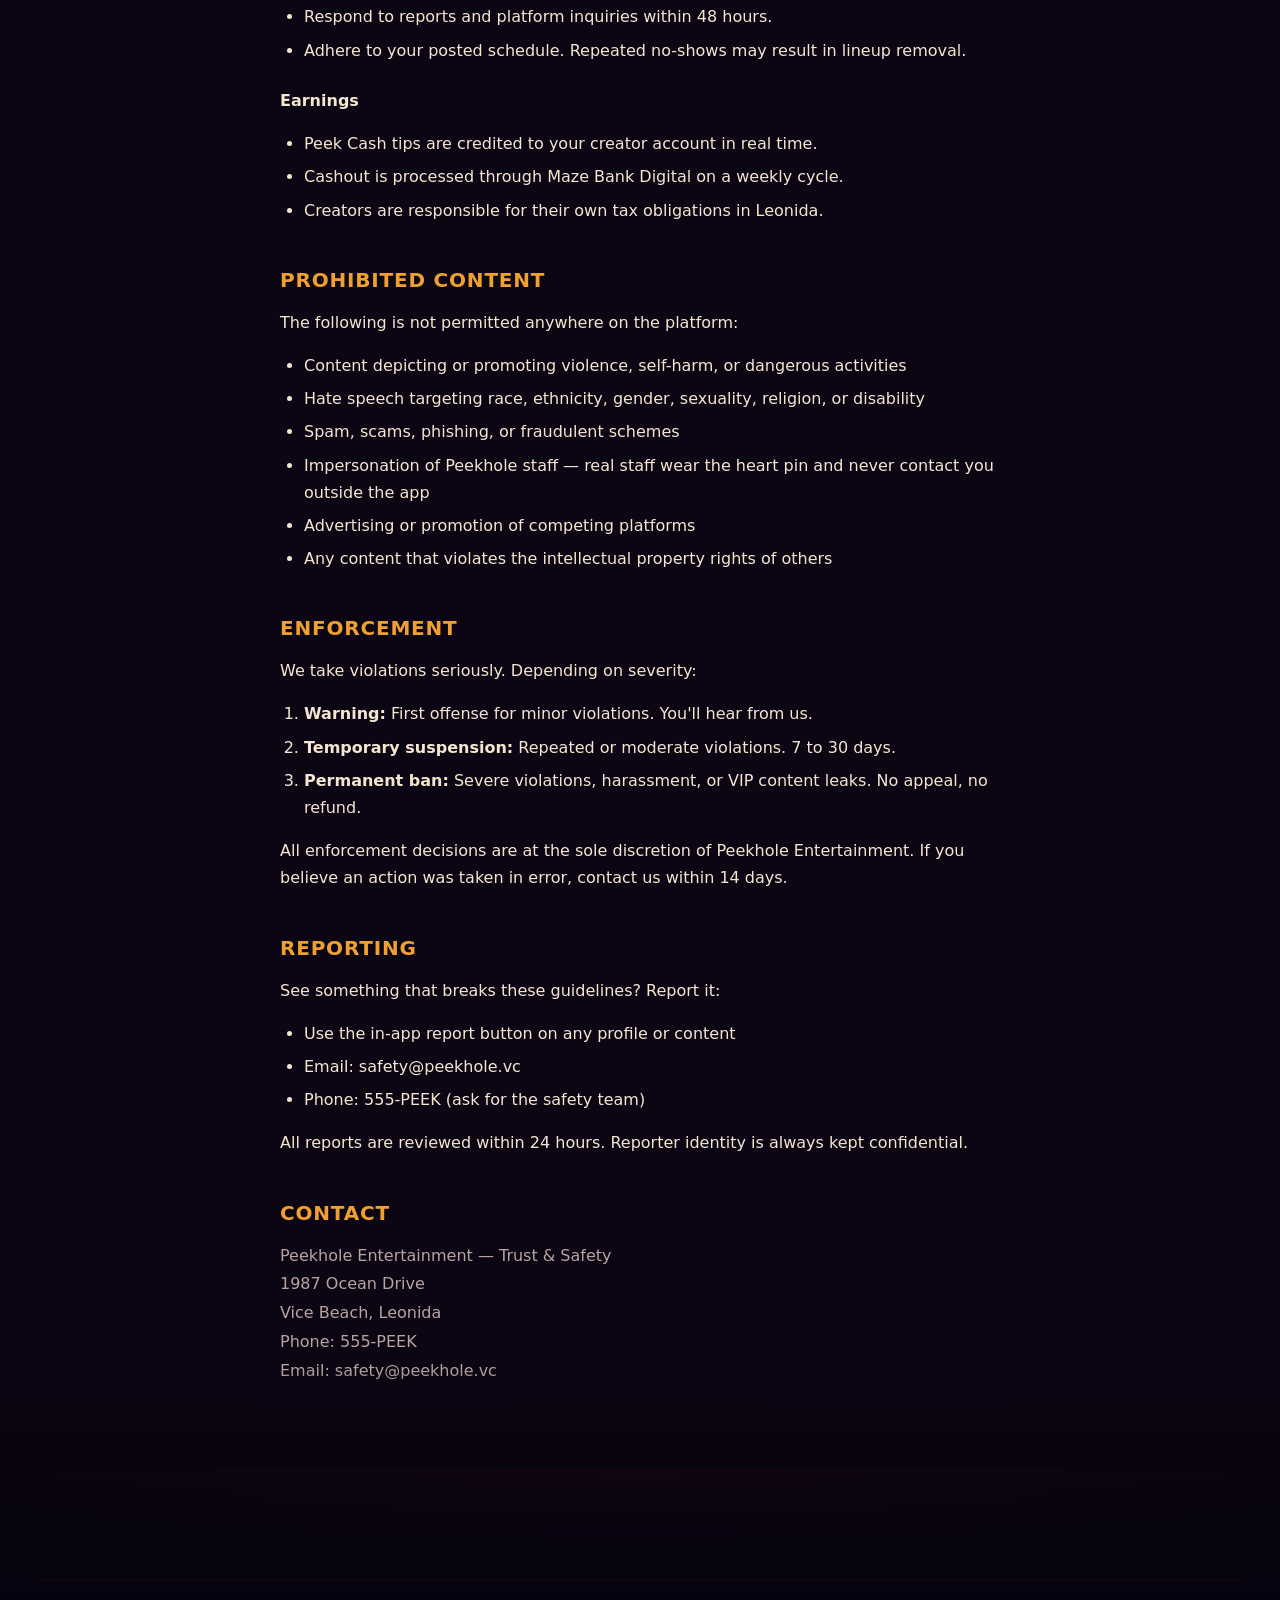
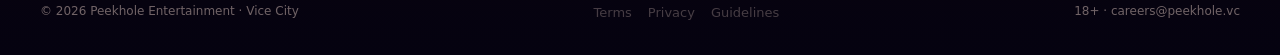
<file: site/guidelines.html>
<!doctype html>
<html lang="en">
<head>
  <meta charset="utf-8">
  <meta name="viewport" content="width=device-width, initial-scale=1, viewport-fit=cover">
  <meta http-equiv="Content-Security-Policy" content="default-src 'self'; script-src 'self'; style-src 'self' https://fonts.googleapis.com; font-src https://fonts.gstatic.com; img-src 'self' data:; base-uri 'none'; form-action 'none'; object-src 'none'">
  <meta name="referrer" content="strict-origin-when-cross-origin">
  <title>Content Guidelines · Peekhole</title>
  <meta name="description" content="Content guidelines for creators and members on the Peekhole platform. Know the rules before you walk in.">
  <meta name="theme-color" content="#0c0614">
  <link rel="icon" href="assets/favicon.svg" type="image/svg+xml">
  <link rel="manifest" href="manifest.json">
  <link rel="preconnect" href="https://fonts.googleapis.com">
  <link rel="preconnect" href="https://fonts.gstatic.com" crossorigin>
  <link rel="stylesheet" href="https://fonts.googleapis.com/css2?family=Barlow:wght@300;400;500;600;700&family=Oswald:wght@400;500;600;700&display=swap">
  <link rel="stylesheet" href="css/styles.css">
</head>
<body class="page-legal">
  <header class="site-header header-scrolled">
    <div class="wrap header-inner">
      <a class="brand" href="/" aria-label="Peekhole home">
        <svg class="brand-mark" aria-hidden="true" viewBox="0 0 24 24"><path fill="currentColor" fill-rule="evenodd" d="M12 21.35l-1.45-1.32C5.4 15.36 2 12.28 2 8.5 2 5.42 4.42 3 7.5 3c1.74 0 3.41.81 4.5 2.09C13.09 3.81 14.76 3 16.5 3 19.58 3 22 5.42 22 8.5c0 3.78-3.4 6.86-8.55 11.54L12 21.35zM12 7.4a2.3 2.3 0 0 0-1.15 4.29L10.3 15.6h3.4l-.55-3.91A2.3 2.3 0 0 0 12 7.4z"/></svg>
        <span class="brand-word">Peek<span>hole</span></span>
      </a>
    </div>
  </header>

  <main class="legal-body">
    <div class="wrap">
      <h1>Content Guidelines</h1>
      <p class="legal-updated">Last updated: November 1, 2026</p>

      <p class="section-lede">Peekhole is a stage, not a free-for-all. These guidelines keep the room safe, the creators respected, and the Monday nights legendary. Break them and the bouncer handles the rest.</p>

      <h2>For Members</h2>

      <h3>Respect</h3>
      <ul>
        <li>Treat creators like professionals. They're performing for you — act like the room deserves it.</li>
        <li>No harassment, hate speech, threats, or discrimination of any kind.</li>
        <li>No unsolicited personal questions, real-name guessing, or doxxing attempts.</li>
        <li>No stalking creators across platforms. What happens on Peekhole stays on Peekhole.</li>
      </ul>

      <h3>Tipping Etiquette</h3>
      <ul>
        <li>Tips are voluntary. Do not pressure other members to tip.</li>
        <li>Do not request refunds for tips. All tips are final.</li>
        <li>Do not use tips to demand specific actions from creators outside their stated boundaries.</li>
        <li>Peek Cash only. No offering real-world goods, services, or meetings in exchange for content.</li>
      </ul>

      <h3>Privacy</h3>
      <ul>
        <li>No screenshots, recordings, or screen captures of any content on the platform.</li>
        <li>No sharing, reposting, or redistribution of creator content anywhere.</li>
        <li>VIP content is strictly confidential. Leaking VIP content results in permanent ban.</li>
        <li>Do not share other members' display names, tip amounts, or activity outside the platform.</li>
      </ul>

      <h2>For Creators</h2>

      <h3>Content Standards</h3>
      <ul>
        <li>All performers must be 18 years of age or older.</li>
        <li>Content must comply with all applicable laws of Vice City and the State of Leonida.</li>
        <li>No content involving minors, non-consensual activity, or illegal substances.</li>
        <li>Creators are responsible for ensuring all individuals appearing in their content have given consent.</li>
      </ul>

      <h3>Professionalism</h3>
      <ul>
        <li>Maintain your profile accurately. No impersonating other creators or public figures.</li>
        <li>Do not solicit members for off-platform transactions or meetings.</li>
        <li>Respond to reports and platform inquiries within 48 hours.</li>
        <li>Adhere to your posted schedule. Repeated no-shows may result in lineup removal.</li>
      </ul>

      <h3>Earnings</h3>
      <ul>
        <li>Peek Cash tips are credited to your creator account in real time.</li>
        <li>Cashout is processed through Maze Bank Digital on a weekly cycle.</li>
        <li>Creators are responsible for their own tax obligations in Leonida.</li>
      </ul>

      <h2>Prohibited Content</h2>
      <p>The following is not permitted anywhere on the platform:</p>
      <ul>
        <li>Content depicting or promoting violence, self-harm, or dangerous activities</li>
        <li>Hate speech targeting race, ethnicity, gender, sexuality, religion, or disability</li>
        <li>Spam, scams, phishing, or fraudulent schemes</li>
        <li>Impersonation of Peekhole staff — real staff wear the heart pin and never contact you outside the app</li>
        <li>Advertising or promotion of competing platforms</li>
        <li>Any content that violates the intellectual property rights of others</li>
      </ul>

      <h2>Enforcement</h2>
      <p>We take violations seriously. Depending on severity:</p>
      <ol>
        <li><b>Warning:</b> First offense for minor violations. You'll hear from us.</li>
        <li><b>Temporary suspension:</b> Repeated or moderate violations. 7 to 30 days.</li>
        <li><b>Permanent ban:</b> Severe violations, harassment, or VIP content leaks. No appeal, no refund.</li>
      </ol>
      <p>All enforcement decisions are at the sole discretion of Peekhole Entertainment. If you believe an action was taken in error, contact us within 14 days.</p>

      <h2>Reporting</h2>
      <p>See something that breaks these guidelines? Report it:</p>
      <ul>
        <li>Use the in-app report button on any profile or content</li>
        <li>Email: safety@peekhole.vc</li>
        <li>Phone: 555-PEEK (ask for the safety team)</li>
      </ul>
      <p>All reports are reviewed within 24 hours. Reporter identity is always kept confidential.</p>

      <h2>Contact</h2>
      <address>
        Peekhole Entertainment — Trust &amp; Safety<br>
        1987 Ocean Drive<br>
        Vice Beach, Leonida<br>
        Phone: 555-PEEK<br>
        Email: safety@peekhole.vc
      </address>
    </div>
  </main>

  <footer class="site-footer">
    <div class="wrap footer-bottom">
      <span>&copy; 2026 Peekhole Entertainment &middot; Vice City</span>
      <span class="footer-links">
        <a href="terms.html">Terms</a>
        <a href="privacy.html">Privacy</a>
        <a href="guidelines.html">Guidelines</a>
      </span>
      <span>18+ &middot; careers@peekhole.vc</span>
    </div>
  </footer>
</body>
</html>
</file>
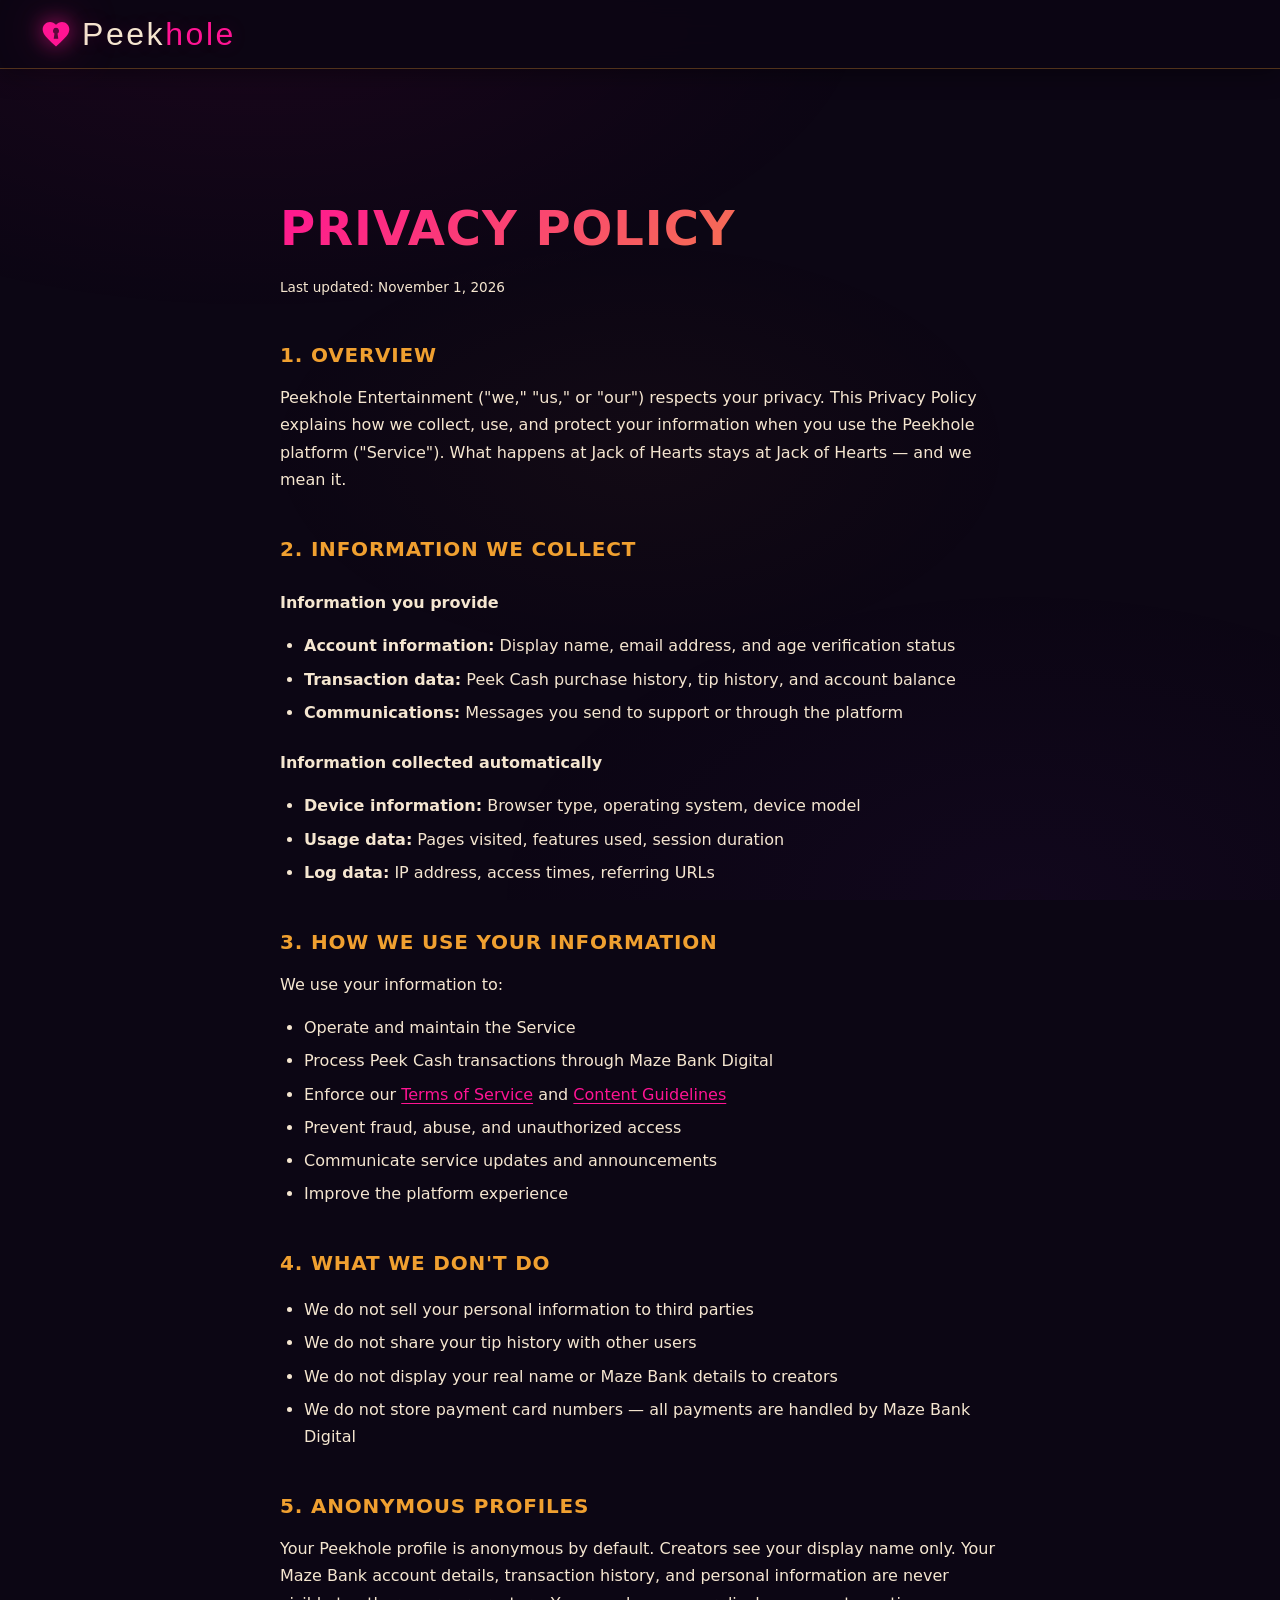
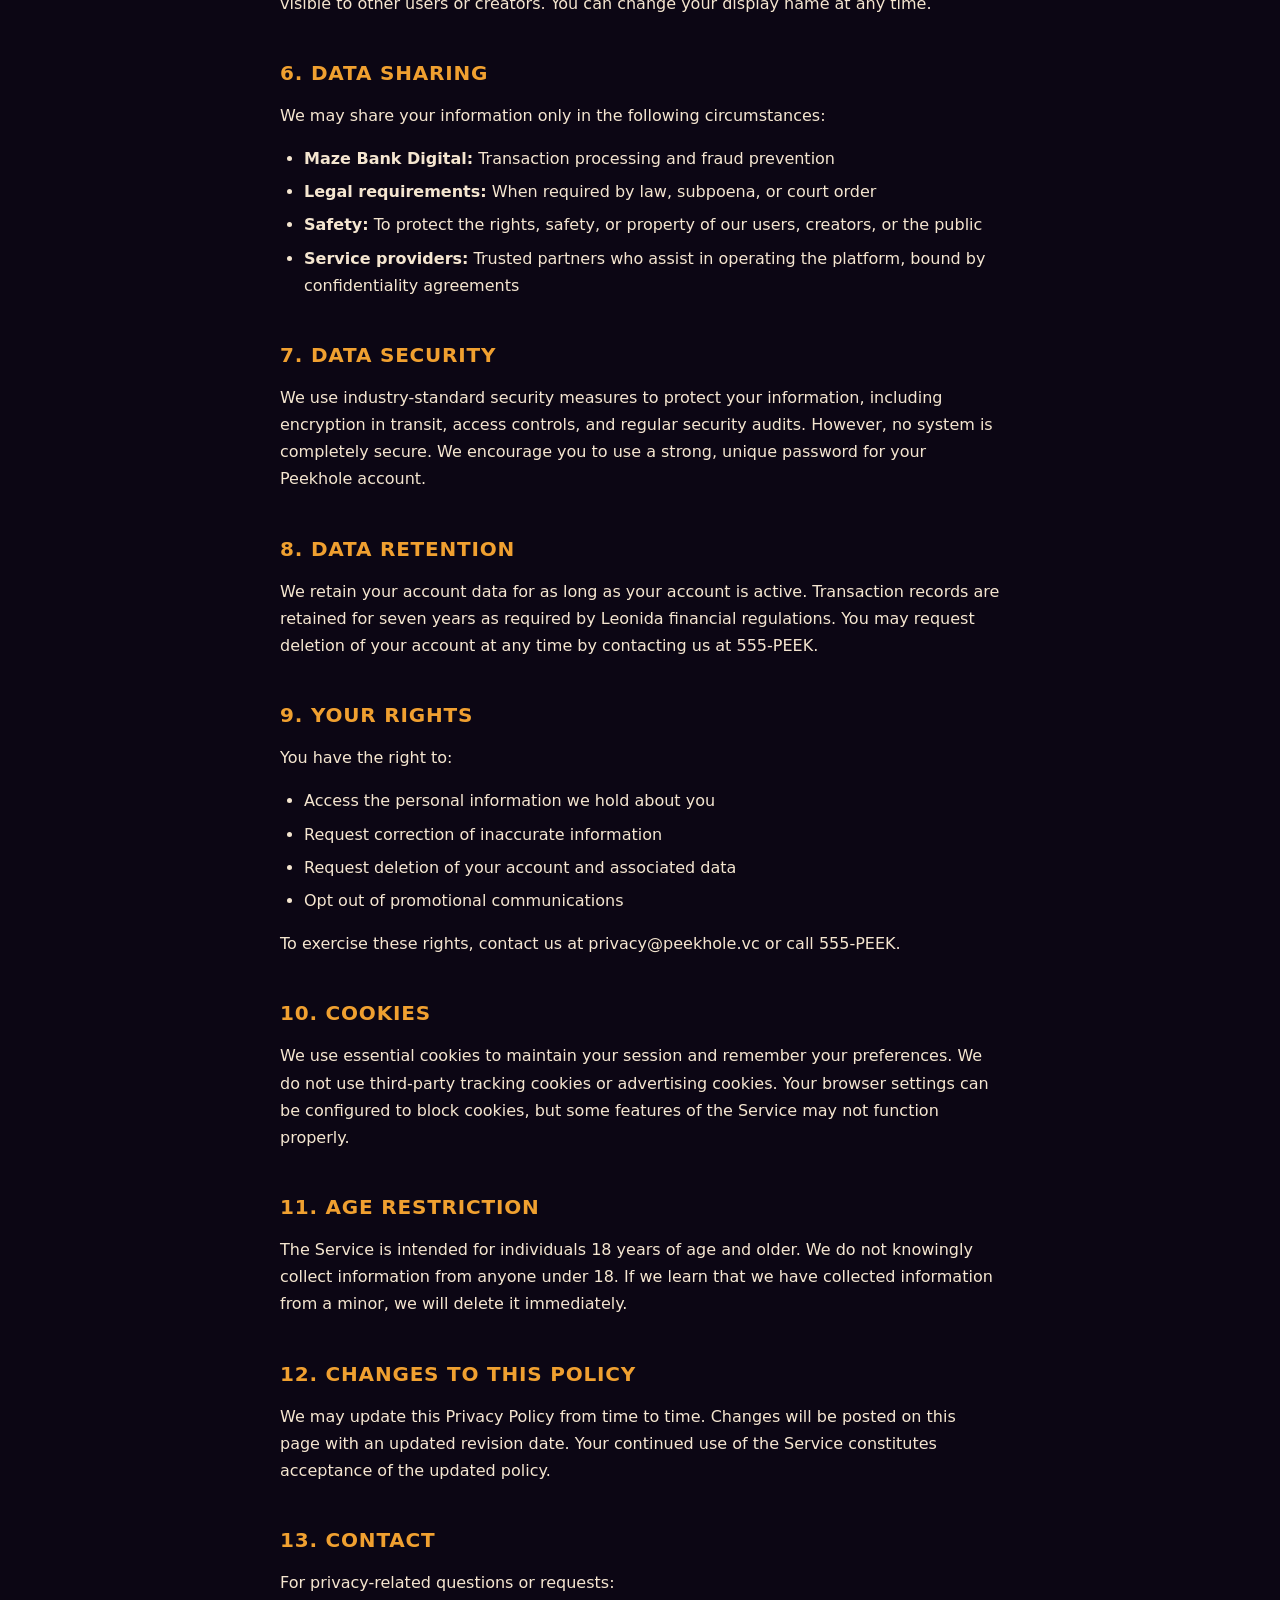
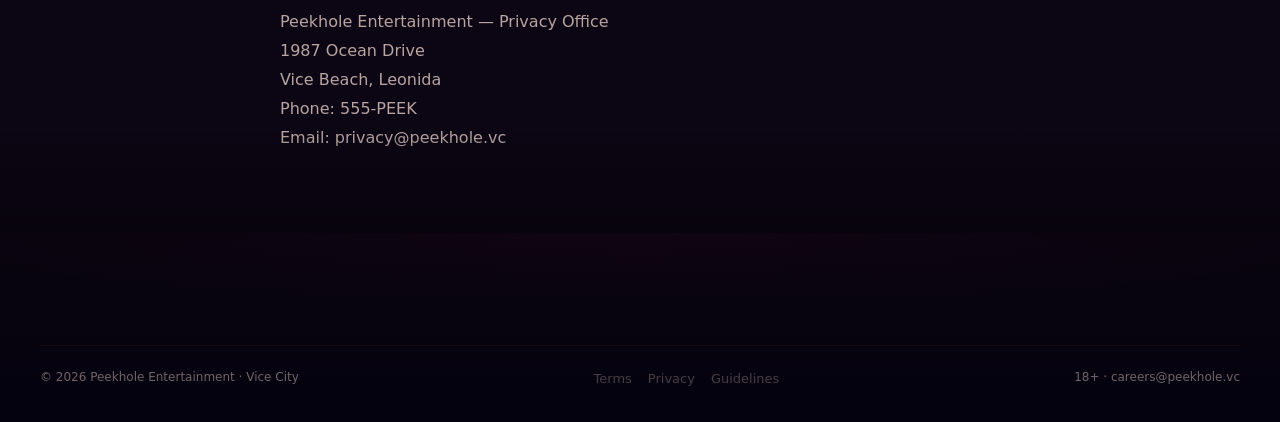
<file: site/privacy.html>
<!doctype html>
<html lang="en">
<head>
  <meta charset="utf-8">
  <meta name="viewport" content="width=device-width, initial-scale=1, viewport-fit=cover">
  <meta http-equiv="Content-Security-Policy" content="default-src 'self'; script-src 'self'; style-src 'self' https://fonts.googleapis.com; font-src https://fonts.gstatic.com; img-src 'self' data:; base-uri 'none'; form-action 'none'; object-src 'none'">
  <meta name="referrer" content="strict-origin-when-cross-origin">
  <title>Privacy Policy · Peekhole</title>
  <meta name="description" content="Privacy Policy for Peekhole Entertainment. Your data stays behind the velvet rope.">
  <meta name="theme-color" content="#0c0614">
  <link rel="icon" href="assets/favicon.svg" type="image/svg+xml">
  <link rel="manifest" href="manifest.json">
  <link rel="preconnect" href="https://fonts.googleapis.com">
  <link rel="preconnect" href="https://fonts.gstatic.com" crossorigin>
  <link rel="stylesheet" href="https://fonts.googleapis.com/css2?family=Barlow:wght@300;400;500;600;700&family=Oswald:wght@400;500;600;700&display=swap">
  <link rel="stylesheet" href="css/styles.css">
</head>
<body class="page-legal">
  <header class="site-header header-scrolled">
    <div class="wrap header-inner">
      <a class="brand" href="/" aria-label="Peekhole home">
        <svg class="brand-mark" aria-hidden="true" viewBox="0 0 24 24"><path fill="currentColor" fill-rule="evenodd" d="M12 21.35l-1.45-1.32C5.4 15.36 2 12.28 2 8.5 2 5.42 4.42 3 7.5 3c1.74 0 3.41.81 4.5 2.09C13.09 3.81 14.76 3 16.5 3 19.58 3 22 5.42 22 8.5c0 3.78-3.4 6.86-8.55 11.54L12 21.35zM12 7.4a2.3 2.3 0 0 0-1.15 4.29L10.3 15.6h3.4l-.55-3.91A2.3 2.3 0 0 0 12 7.4z"/></svg>
        <span class="brand-word">Peek<span>hole</span></span>
      </a>
    </div>
  </header>

  <main class="legal-body">
    <div class="wrap">
      <h1>Privacy Policy</h1>
      <p class="legal-updated">Last updated: November 1, 2026</p>

      <h2>1. Overview</h2>
      <p>Peekhole Entertainment ("we," "us," or "our") respects your privacy. This Privacy Policy explains how we collect, use, and protect your information when you use the Peekhole platform ("Service"). What happens at Jack of Hearts stays at Jack of Hearts — and we mean it.</p>

      <h2>2. Information We Collect</h2>
      <h3>Information you provide</h3>
      <ul>
        <li><b>Account information:</b> Display name, email address, and age verification status</li>
        <li><b>Transaction data:</b> Peek Cash purchase history, tip history, and account balance</li>
        <li><b>Communications:</b> Messages you send to support or through the platform</li>
      </ul>
      <h3>Information collected automatically</h3>
      <ul>
        <li><b>Device information:</b> Browser type, operating system, device model</li>
        <li><b>Usage data:</b> Pages visited, features used, session duration</li>
        <li><b>Log data:</b> IP address, access times, referring URLs</li>
      </ul>

      <h2>3. How We Use Your Information</h2>
      <p>We use your information to:</p>
      <ul>
        <li>Operate and maintain the Service</li>
        <li>Process Peek Cash transactions through Maze Bank Digital</li>
        <li>Enforce our <a href="terms.html">Terms of Service</a> and <a href="guidelines.html">Content Guidelines</a></li>
        <li>Prevent fraud, abuse, and unauthorized access</li>
        <li>Communicate service updates and announcements</li>
        <li>Improve the platform experience</li>
      </ul>

      <h2>4. What We Don't Do</h2>
      <ul>
        <li>We do not sell your personal information to third parties</li>
        <li>We do not share your tip history with other users</li>
        <li>We do not display your real name or Maze Bank details to creators</li>
        <li>We do not store payment card numbers — all payments are handled by Maze Bank Digital</li>
      </ul>

      <h2>5. Anonymous Profiles</h2>
      <p>Your Peekhole profile is anonymous by default. Creators see your display name only. Your Maze Bank account details, transaction history, and personal information are never visible to other users or creators. You can change your display name at any time.</p>

      <h2>6. Data Sharing</h2>
      <p>We may share your information only in the following circumstances:</p>
      <ul>
        <li><b>Maze Bank Digital:</b> Transaction processing and fraud prevention</li>
        <li><b>Legal requirements:</b> When required by law, subpoena, or court order</li>
        <li><b>Safety:</b> To protect the rights, safety, or property of our users, creators, or the public</li>
        <li><b>Service providers:</b> Trusted partners who assist in operating the platform, bound by confidentiality agreements</li>
      </ul>

      <h2>7. Data Security</h2>
      <p>We use industry-standard security measures to protect your information, including encryption in transit, access controls, and regular security audits. However, no system is completely secure. We encourage you to use a strong, unique password for your Peekhole account.</p>

      <h2>8. Data Retention</h2>
      <p>We retain your account data for as long as your account is active. Transaction records are retained for seven years as required by Leonida financial regulations. You may request deletion of your account at any time by contacting us at 555-PEEK.</p>

      <h2>9. Your Rights</h2>
      <p>You have the right to:</p>
      <ul>
        <li>Access the personal information we hold about you</li>
        <li>Request correction of inaccurate information</li>
        <li>Request deletion of your account and associated data</li>
        <li>Opt out of promotional communications</li>
      </ul>
      <p>To exercise these rights, contact us at privacy@peekhole.vc or call 555-PEEK.</p>

      <h2>10. Cookies</h2>
      <p>We use essential cookies to maintain your session and remember your preferences. We do not use third-party tracking cookies or advertising cookies. Your browser settings can be configured to block cookies, but some features of the Service may not function properly.</p>

      <h2>11. Age Restriction</h2>
      <p>The Service is intended for individuals 18 years of age and older. We do not knowingly collect information from anyone under 18. If we learn that we have collected information from a minor, we will delete it immediately.</p>

      <h2>12. Changes to This Policy</h2>
      <p>We may update this Privacy Policy from time to time. Changes will be posted on this page with an updated revision date. Your continued use of the Service constitutes acceptance of the updated policy.</p>

      <h2>13. Contact</h2>
      <p>For privacy-related questions or requests:</p>
      <address>
        Peekhole Entertainment — Privacy Office<br>
        1987 Ocean Drive<br>
        Vice Beach, Leonida<br>
        Phone: 555-PEEK<br>
        Email: privacy@peekhole.vc
      </address>
    </div>
  </main>

  <footer class="site-footer">
    <div class="wrap footer-bottom">
      <span>&copy; 2026 Peekhole Entertainment &middot; Vice City</span>
      <span class="footer-links">
        <a href="terms.html">Terms</a>
        <a href="privacy.html">Privacy</a>
        <a href="guidelines.html">Guidelines</a>
      </span>
      <span>18+ &middot; careers@peekhole.vc</span>
    </div>
  </footer>
</body>
</html>
</file>
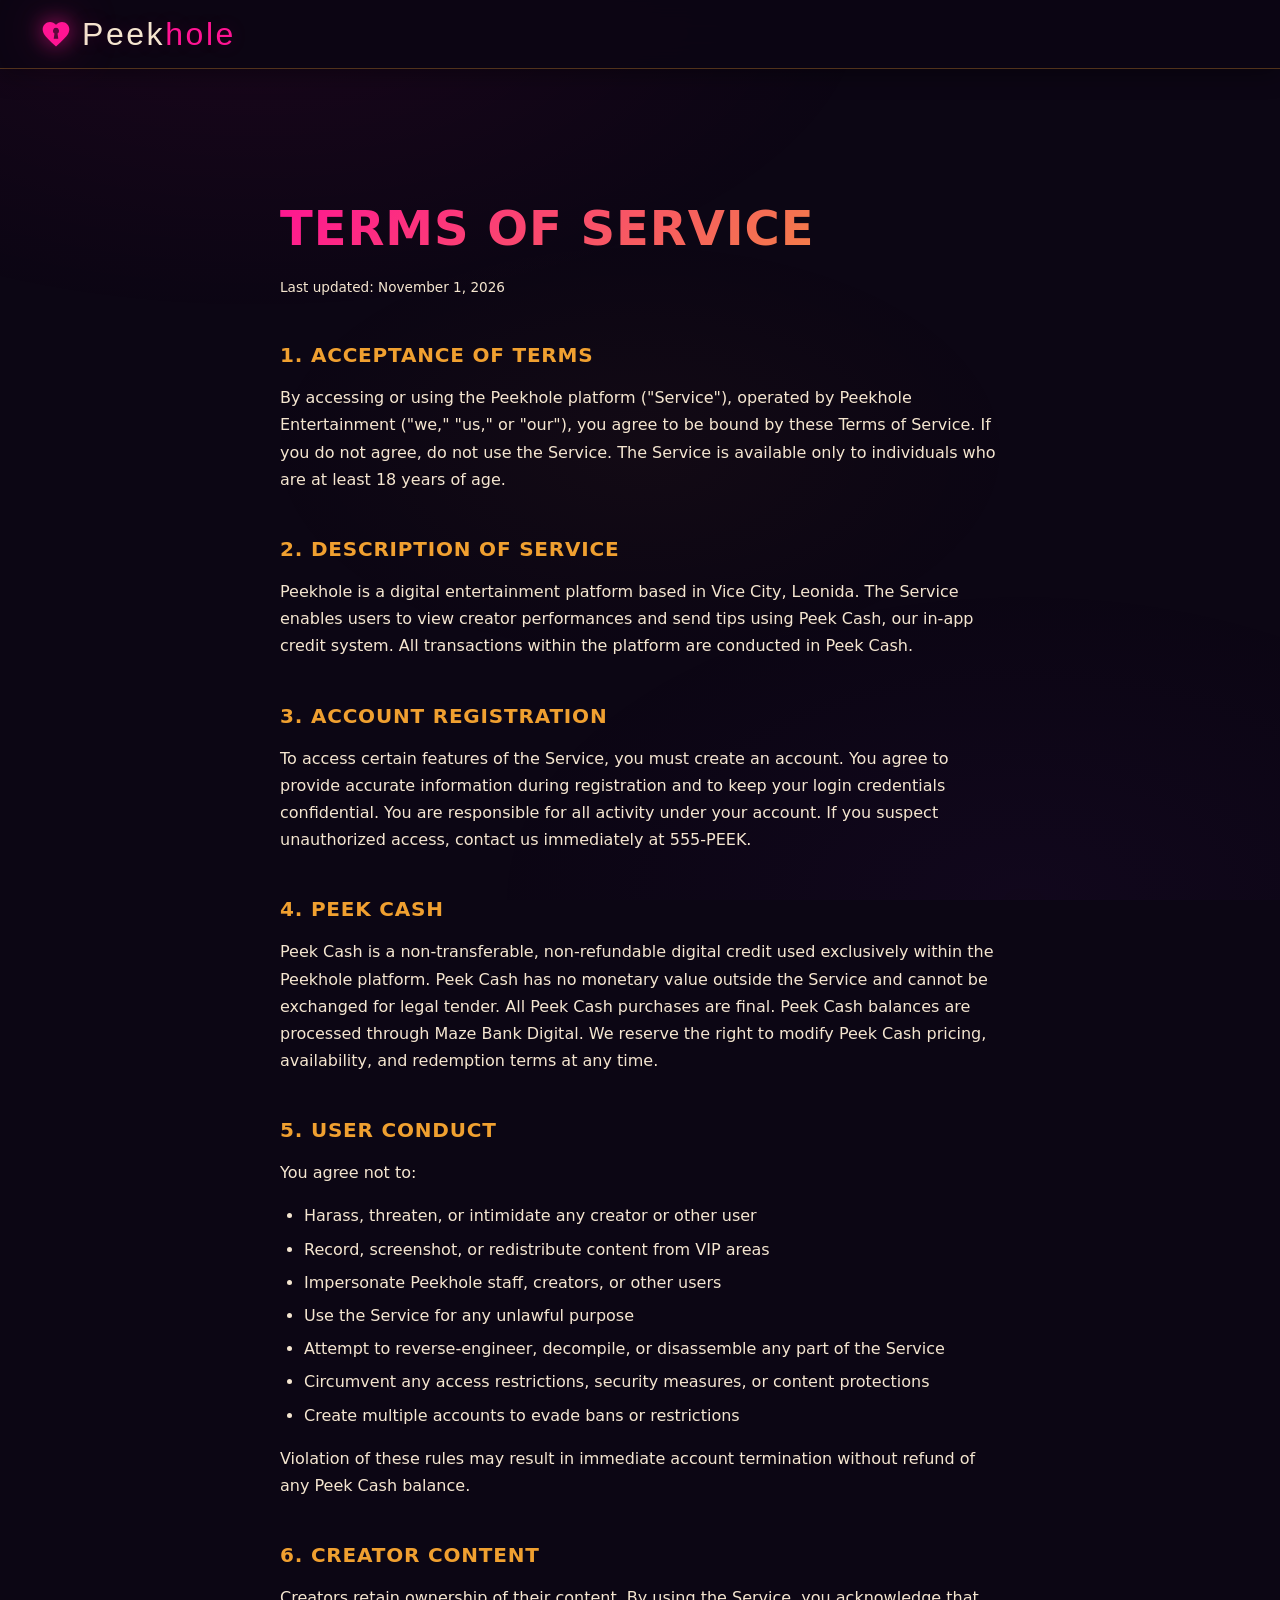
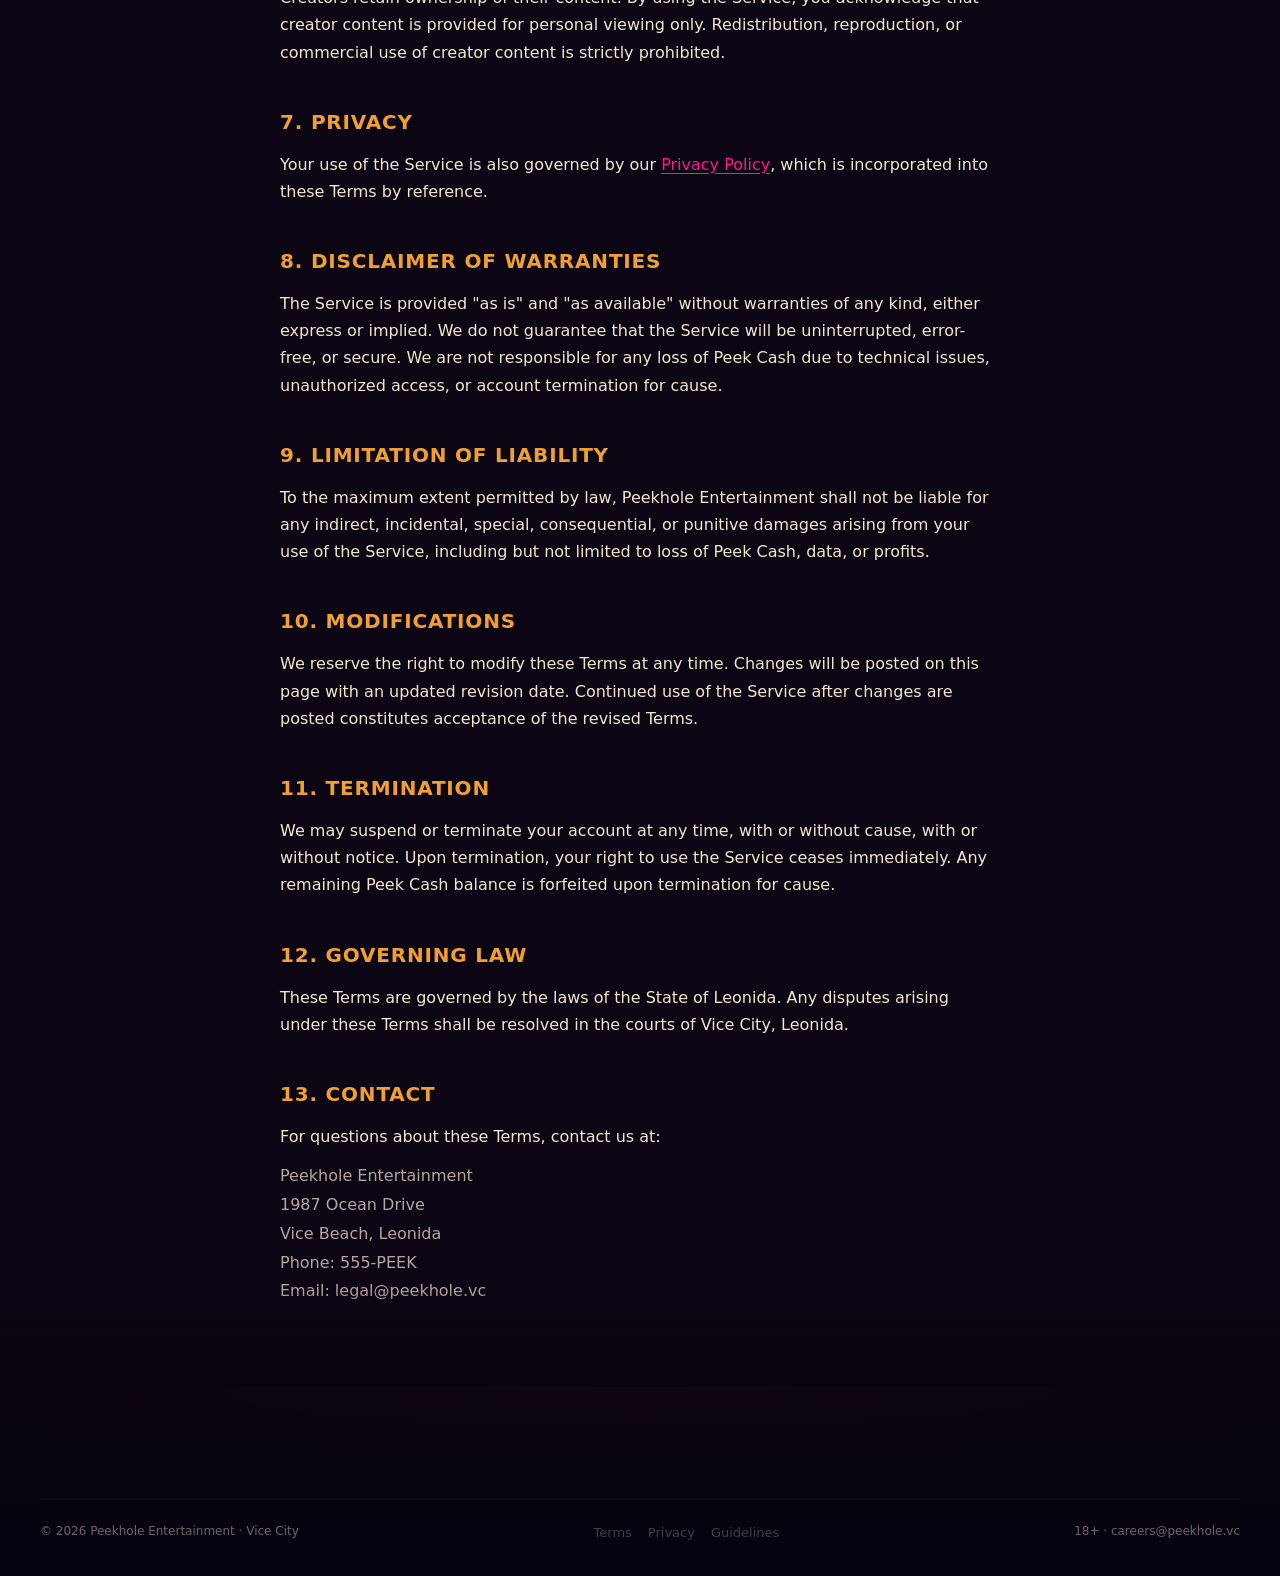
<file: site/terms.html>
<!doctype html>
<html lang="en">
<head>
  <meta charset="utf-8">
  <meta name="viewport" content="width=device-width, initial-scale=1, viewport-fit=cover">
  <meta http-equiv="Content-Security-Policy" content="default-src 'self'; script-src 'self'; style-src 'self' https://fonts.googleapis.com; font-src https://fonts.gstatic.com; img-src 'self' data:; base-uri 'none'; form-action 'none'; object-src 'none'">
  <meta name="referrer" content="strict-origin-when-cross-origin">
  <title>Terms of Service · Peekhole</title>
  <meta name="description" content="Terms of Service for Peekhole Entertainment, Vice City, Leonida.">
  <meta name="theme-color" content="#0c0614">
  <link rel="icon" href="assets/favicon.svg" type="image/svg+xml">
  <link rel="manifest" href="manifest.json">
  <link rel="preconnect" href="https://fonts.googleapis.com">
  <link rel="preconnect" href="https://fonts.gstatic.com" crossorigin>
  <link rel="stylesheet" href="https://fonts.googleapis.com/css2?family=Barlow:wght@300;400;500;600;700&family=Oswald:wght@400;500;600;700&display=swap">
  <link rel="stylesheet" href="css/styles.css">
</head>
<body class="page-legal">
  <header class="site-header header-scrolled">
    <div class="wrap header-inner">
      <a class="brand" href="/" aria-label="Peekhole home">
        <svg class="brand-mark" aria-hidden="true" viewBox="0 0 24 24"><path fill="currentColor" fill-rule="evenodd" d="M12 21.35l-1.45-1.32C5.4 15.36 2 12.28 2 8.5 2 5.42 4.42 3 7.5 3c1.74 0 3.41.81 4.5 2.09C13.09 3.81 14.76 3 16.5 3 19.58 3 22 5.42 22 8.5c0 3.78-3.4 6.86-8.55 11.54L12 21.35zM12 7.4a2.3 2.3 0 0 0-1.15 4.29L10.3 15.6h3.4l-.55-3.91A2.3 2.3 0 0 0 12 7.4z"/></svg>
        <span class="brand-word">Peek<span>hole</span></span>
      </a>
    </div>
  </header>

  <main class="legal-body">
    <div class="wrap">
      <h1>Terms of Service</h1>
      <p class="legal-updated">Last updated: November 1, 2026</p>

      <h2>1. Acceptance of Terms</h2>
      <p>By accessing or using the Peekhole platform ("Service"), operated by Peekhole Entertainment ("we," "us," or "our"), you agree to be bound by these Terms of Service. If you do not agree, do not use the Service. The Service is available only to individuals who are at least 18 years of age.</p>

      <h2>2. Description of Service</h2>
      <p>Peekhole is a digital entertainment platform based in Vice City, Leonida. The Service enables users to view creator performances and send tips using Peek Cash, our in-app credit system. All transactions within the platform are conducted in Peek Cash.</p>

      <h2>3. Account Registration</h2>
      <p>To access certain features of the Service, you must create an account. You agree to provide accurate information during registration and to keep your login credentials confidential. You are responsible for all activity under your account. If you suspect unauthorized access, contact us immediately at 555-PEEK.</p>

      <h2>4. Peek Cash</h2>
      <p>Peek Cash is a non-transferable, non-refundable digital credit used exclusively within the Peekhole platform. Peek Cash has no monetary value outside the Service and cannot be exchanged for legal tender. All Peek Cash purchases are final. Peek Cash balances are processed through Maze Bank Digital. We reserve the right to modify Peek Cash pricing, availability, and redemption terms at any time.</p>

      <h2>5. User Conduct</h2>
      <p>You agree not to:</p>
      <ul>
        <li>Harass, threaten, or intimidate any creator or other user</li>
        <li>Record, screenshot, or redistribute content from VIP areas</li>
        <li>Impersonate Peekhole staff, creators, or other users</li>
        <li>Use the Service for any unlawful purpose</li>
        <li>Attempt to reverse-engineer, decompile, or disassemble any part of the Service</li>
        <li>Circumvent any access restrictions, security measures, or content protections</li>
        <li>Create multiple accounts to evade bans or restrictions</li>
      </ul>
      <p>Violation of these rules may result in immediate account termination without refund of any Peek Cash balance.</p>

      <h2>6. Creator Content</h2>
      <p>Creators retain ownership of their content. By using the Service, you acknowledge that creator content is provided for personal viewing only. Redistribution, reproduction, or commercial use of creator content is strictly prohibited.</p>

      <h2>7. Privacy</h2>
      <p>Your use of the Service is also governed by our <a href="privacy.html">Privacy Policy</a>, which is incorporated into these Terms by reference.</p>

      <h2>8. Disclaimer of Warranties</h2>
      <p>The Service is provided "as is" and "as available" without warranties of any kind, either express or implied. We do not guarantee that the Service will be uninterrupted, error-free, or secure. We are not responsible for any loss of Peek Cash due to technical issues, unauthorized access, or account termination for cause.</p>

      <h2>9. Limitation of Liability</h2>
      <p>To the maximum extent permitted by law, Peekhole Entertainment shall not be liable for any indirect, incidental, special, consequential, or punitive damages arising from your use of the Service, including but not limited to loss of Peek Cash, data, or profits.</p>

      <h2>10. Modifications</h2>
      <p>We reserve the right to modify these Terms at any time. Changes will be posted on this page with an updated revision date. Continued use of the Service after changes are posted constitutes acceptance of the revised Terms.</p>

      <h2>11. Termination</h2>
      <p>We may suspend or terminate your account at any time, with or without cause, with or without notice. Upon termination, your right to use the Service ceases immediately. Any remaining Peek Cash balance is forfeited upon termination for cause.</p>

      <h2>12. Governing Law</h2>
      <p>These Terms are governed by the laws of the State of Leonida. Any disputes arising under these Terms shall be resolved in the courts of Vice City, Leonida.</p>

      <h2>13. Contact</h2>
      <p>For questions about these Terms, contact us at:</p>
      <address>
        Peekhole Entertainment<br>
        1987 Ocean Drive<br>
        Vice Beach, Leonida<br>
        Phone: 555-PEEK<br>
        Email: legal@peekhole.vc
      </address>
    </div>
  </main>

  <footer class="site-footer">
    <div class="wrap footer-bottom">
      <span>&copy; 2026 Peekhole Entertainment &middot; Vice City</span>
      <span class="footer-links">
        <a href="terms.html">Terms</a>
        <a href="privacy.html">Privacy</a>
        <a href="guidelines.html">Guidelines</a>
      </span>
      <span>18+ &middot; careers@peekhole.vc</span>
    </div>
  </footer>
</body>
</html>
</file>
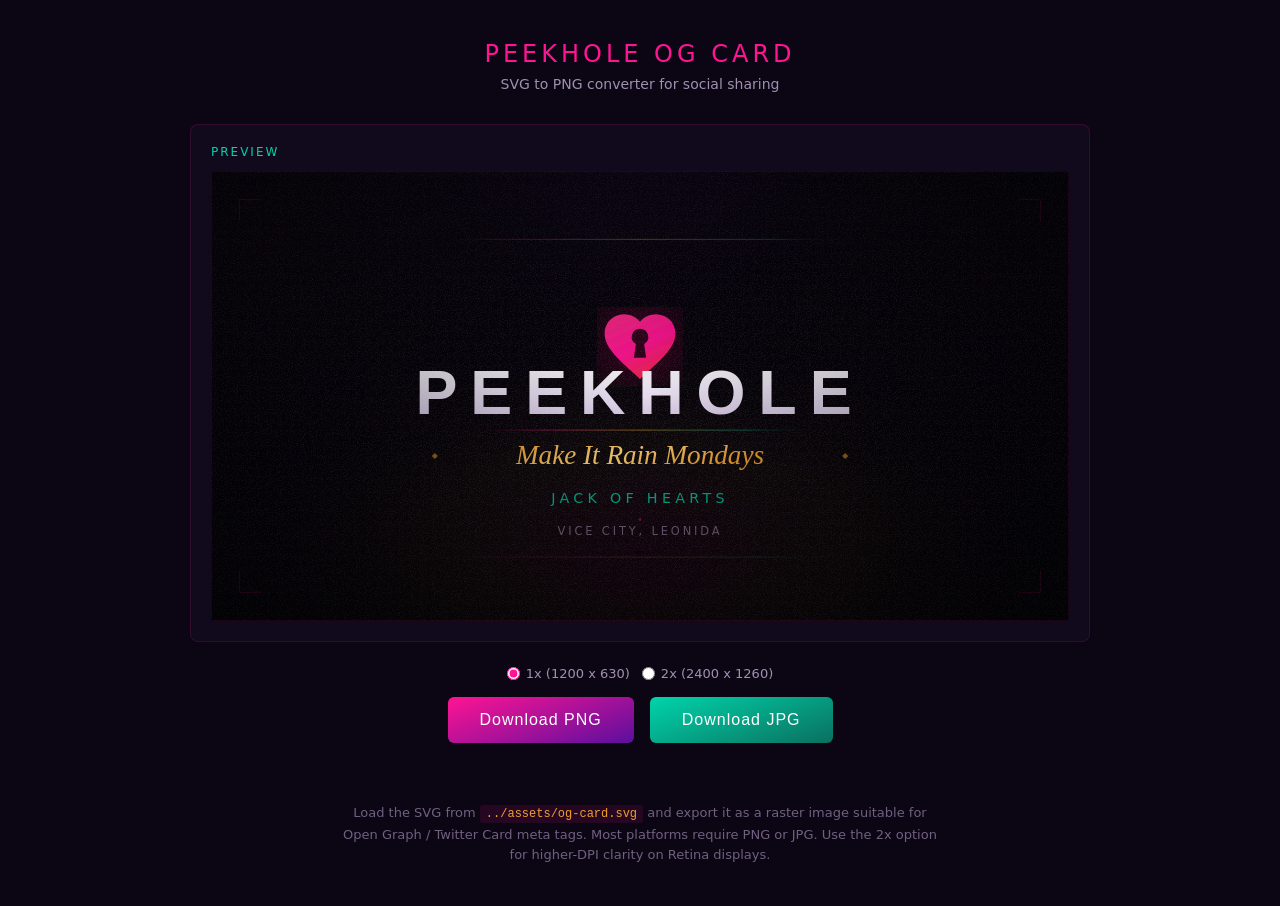
<file: site/tools/svg-to-png.html>
<!DOCTYPE html>
<html lang="en">
<head>
  <meta charset="UTF-8">
  <meta name="viewport" content="width=device-width, initial-scale=1.0">
  <title>OG Card - SVG to PNG Converter</title>
  <style>
    * { margin: 0; padding: 0; box-sizing: border-box; }

    body {
      font-family: 'Segoe UI', system-ui, -apple-system, sans-serif;
      background: #0c0614;
      color: #d0c0e0;
      min-height: 100vh;
      display: flex;
      flex-direction: column;
      align-items: center;
      padding: 40px 20px;
    }

    h1 {
      font-size: 24px;
      font-weight: 300;
      letter-spacing: 4px;
      margin-bottom: 8px;
      color: #ff1493;
    }

    .subtitle {
      font-size: 14px;
      color: #a090b0;
      margin-bottom: 32px;
    }

    .preview-container {
      width: 100%;
      max-width: 900px;
      background: #110a1c;
      border: 1px solid rgba(255, 20, 147, 0.15);
      border-radius: 8px;
      padding: 20px;
      margin-bottom: 24px;
    }

    .preview-label {
      font-size: 12px;
      letter-spacing: 2px;
      text-transform: uppercase;
      color: #00d4aa;
      margin-bottom: 12px;
    }

    #preview {
      width: 100%;
      border-radius: 4px;
      display: block;
    }

    .actions {
      display: flex;
      gap: 16px;
      flex-wrap: wrap;
      justify-content: center;
      margin-bottom: 24px;
    }

    button {
      background: linear-gradient(160deg, #ff1493, #5b0f9e);
      color: #fff;
      border: none;
      padding: 14px 32px;
      font-size: 16px;
      font-weight: 500;
      letter-spacing: 1px;
      border-radius: 6px;
      cursor: pointer;
      transition: opacity 0.2s, transform 0.1s;
    }

    button:hover { opacity: 0.9; }
    button:active { transform: scale(0.98); }

    button.secondary {
      background: linear-gradient(160deg, #00d4aa, #0a7060);
    }

    .info {
      font-size: 13px;
      color: #706080;
      text-align: center;
      max-width: 600px;
      line-height: 1.6;
    }

    .info code {
      background: rgba(255, 20, 147, 0.1);
      padding: 2px 6px;
      border-radius: 3px;
      color: #f0a030;
      font-size: 12px;
    }

    .size-options {
      display: flex;
      gap: 12px;
      align-items: center;
      margin-bottom: 16px;
      flex-wrap: wrap;
      justify-content: center;
    }

    .size-options label {
      font-size: 13px;
      color: #a090b0;
      cursor: pointer;
      display: flex;
      align-items: center;
      gap: 6px;
    }

    .size-options input[type="radio"] {
      accent-color: #ff1493;
    }

    #status {
      margin-top: 16px;
      font-size: 14px;
      color: #00d4aa;
      min-height: 20px;
    }

    canvas { display: none; }
  </style>
</head>
<body>
  <h1>PEEKHOLE OG CARD</h1>
  <p class="subtitle">SVG to PNG converter for social sharing</p>

  <div class="preview-container">
    <div class="preview-label">Preview</div>
    <img id="preview" alt="OG Card Preview">
  </div>

  <div class="size-options">
    <label>
      <input type="radio" name="scale" value="1" checked> 1x (1200 x 630)
    </label>
    <label>
      <input type="radio" name="scale" value="2"> 2x (2400 x 1260)
    </label>
  </div>

  <div class="actions">
    <button onclick="downloadPNG()">Download PNG</button>
    <button class="secondary" onclick="downloadJPG()">Download JPG</button>
  </div>

  <p id="status"></p>

  <p class="info">
    Load the SVG from <code>../assets/og-card.svg</code> and export it as a raster image
    suitable for Open Graph / Twitter Card meta tags. Most platforms require PNG or JPG.
    Use the 2x option for higher-DPI clarity on Retina displays.
  </p>

  <canvas id="canvas"></canvas>

  <script>
    const SVG_PATH = '../assets/og-card.svg';
    const W = 1200;
    const H = 630;

    const preview = document.getElementById('preview');
    const canvas = document.getElementById('canvas');
    const ctx = canvas.getContext('2d');
    const status = document.getElementById('status');

    // Load SVG into preview
    preview.src = SVG_PATH;

    function getScale() {
      const checked = document.querySelector('input[name="scale"]:checked');
      return checked ? parseInt(checked.value, 10) : 1;
    }

    function renderToCanvas() {
      return new Promise((resolve, reject) => {
        const scale = getScale();
        canvas.width = W * scale;
        canvas.height = H * scale;

        const img = new Image();
        img.crossOrigin = 'anonymous';

        img.onload = () => {
          ctx.clearRect(0, 0, canvas.width, canvas.height);
          // Draw a solid background first (SVG transparency fallback)
          ctx.fillStyle = '#0c0614';
          ctx.fillRect(0, 0, canvas.width, canvas.height);
          ctx.drawImage(img, 0, 0, canvas.width, canvas.height);
          resolve();
        };

        img.onerror = () => {
          reject(new Error('Failed to load SVG. Make sure you are serving this page from a local server (not file://).'));
        };

        // Load SVG via fetch to inline it as a data URI (avoids CORS/taint issues)
        fetch(SVG_PATH)
          .then(r => r.text())
          .then(svgText => {
            const blob = new Blob([svgText], { type: 'image/svg+xml;charset=utf-8' });
            const url = URL.createObjectURL(blob);
            img.src = url;
          })
          .catch(() => {
            // Fallback: try loading directly
            img.src = SVG_PATH;
          });
      });
    }

    function download(filename, mimeType, quality) {
      status.textContent = 'Rendering...';

      renderToCanvas()
        .then(() => {
          const scale = getScale();
          const suffix = scale > 1 ? `@${scale}x` : '';
          const ext = mimeType === 'image/jpeg' ? 'jpg' : 'png';
          const name = filename || `peekhole-og${suffix}.${ext}`;

          const dataURL = canvas.toDataURL(mimeType, quality);
          const link = document.createElement('a');
          link.download = name;
          link.href = dataURL;
          document.body.appendChild(link);
          link.click();
          document.body.removeChild(link);

          const kb = Math.round(dataURL.length * 0.75 / 1024);
          status.textContent = `Downloaded ${name} (~${kb} KB)`;
        })
        .catch(err => {
          status.textContent = err.message;
        });
    }

    function downloadPNG() {
      const scale = getScale();
      const suffix = scale > 1 ? `@${scale}x` : '';
      download(`peekhole-og${suffix}.png`, 'image/png');
    }

    function downloadJPG() {
      const scale = getScale();
      const suffix = scale > 1 ? `@${scale}x` : '';
      download(`peekhole-og${suffix}.jpg`, 'image/jpeg', 0.92);
    }
  </script>
</body>
</html>
</file>
<file: site/css/styles.css>
/* Peekhole · Vice City */

/* Fonts loaded via Google Fonts <link> in index.html:
   Barlow (300..700) | Bebas Neue | Oswald (400..700) |
   Playfair Display (regular+italic, 400+700) | Sacramento */

:root {
  /* ── Palette: warm Miami sunset + neon nightclub ── */
  --bg: #0c0614;
  --bg-2: #110a1c;
  --bg-deep: #08040e;
  --surface: #18102a;
  --surface-2: #221438;
  --surface-glass: rgba(20, 10, 35, 0.65);
  --line: rgba(255, 255, 255, 0.07);
  --line-strong: rgba(255, 255, 255, 0.14);
  --line-gold: rgba(240, 160, 48, 0.25);
  --text: #f5e6d0;
  --muted: #b8a4a0;
  --pink: #ff1493;
  --pink-2: #ff6eb4;
  --pink-deep: #c4106e;
  --red: #d61f45;
  --cyan: #00d4aa;
  --gold: #f0a030;
  --gold-light: #ffd070;
  --up: #2bd47d;
  --down: #ff4d6d;
  --cream: #fff3e8;
  --ink: #1a0b12;
  --sunset-orange: #ff6b35;
  --sunset-rose: #e8396b;
  --warm-purple: #7b2fbe;

  --radius: 18px;
  --radius-sm: 12px;
  --wrap: 1200px;
  --gutter: clamp(16px, 4vw, 36px);
  --header-h: 68px;

  /* ── Typography ── */
  --font-body: "Barlow", system-ui, -apple-system, "Segoe UI", Roboto, sans-serif;
  --font-display: "Bebas Neue", Impact, "Arial Narrow", sans-serif;
  --font-secondary: "Oswald", "Bebas Neue", Impact, sans-serif;
  --font-script: "Sacramento", "Brush Script MT", cursive;
  --font-accent: "Playfair Display", Georgia, serif;
  --font-mono: ui-monospace, SFMono-Regular, Menlo, Consolas, monospace;

  /* ── Effects ── */
  --neon: 0 0 7px rgba(255, 20, 147, 0.9), 0 0 20px rgba(255, 20, 147, 0.6), 0 0 50px rgba(255, 20, 147, 0.35), 0 0 90px rgba(255, 20, 147, 0.15);
  --neon-gold: 0 0 7px rgba(240, 160, 48, 0.7), 0 0 20px rgba(240, 160, 48, 0.4), 0 0 50px rgba(240, 160, 48, 0.2);
  --glow-pink: 0 0 15px rgba(255, 20, 147, 0.3), 0 0 30px rgba(255, 20, 147, 0.15), 0 0 60px rgba(255, 20, 147, 0.08), inset 0 1px 0 rgba(255, 255, 255, 0.1);
  --glass-border: 1px solid rgba(255, 255, 255, 0.08);
  --glass-bg: rgba(20, 10, 35, 0.65);
  --glass-blur: blur(20px) saturate(150%);
  color-scheme: dark;
}

*, *::before, *::after { box-sizing: border-box; }
[hidden] { display: none !important; }

html {
  scroll-behavior: smooth;
  scroll-padding-top: calc(var(--header-h) + 20px);
  -webkit-text-size-adjust: 100%;
}

body {
  margin: 0;
  background: var(--bg);
  color: var(--text);
  font: 400 16px/1.65 var(--font-body);
  -webkit-font-smoothing: antialiased;
}
/* Cinematic ambient gradient — slow warm/cool shift behind everything */
body::before {
  content: ""; position: fixed; inset: 0; z-index: -1; pointer-events: none;
  background:
    radial-gradient(ellipse 70% 50% at 20% 0%, rgba(255, 20, 147, 0.06), transparent 70%),
    radial-gradient(ellipse 60% 50% at 80% 100%, rgba(123, 47, 190, 0.05), transparent 70%),
    radial-gradient(ellipse 50% 40% at 50% 50%, rgba(240, 160, 48, 0.03), transparent 60%);
  animation: ambient-shift 20s ease-in-out infinite alternate;
}
@keyframes ambient-shift {
  0%   { opacity: 0.7; filter: hue-rotate(0deg); }
  50%  { opacity: 1;   filter: hue-rotate(-8deg); }
  100% { opacity: 0.8; filter: hue-rotate(6deg); }
}

#app { overflow-x: clip; position: relative; }

/* ── Film grain overlay (dedicated .grain div + #app::before fallback) ── */
.grain {
  position: fixed; inset: 0; z-index: 99; pointer-events: none;
  background-image: url("data:image/svg+xml,%3Csvg viewBox='0 0 256 256' xmlns='http://www.w3.org/2000/svg'%3E%3Cfilter id='n'%3E%3CfeTurbulence type='fractalNoise' baseFrequency='0.85' numOctaves='4' stitchTiles='stitch'/%3E%3C/filter%3E%3Crect width='100%25' height='100%25' filter='url(%23n)'/%3E%3C/svg%3E");
  opacity: 0.035;
  mix-blend-mode: overlay;
}
#app::before {
  content: "";
  position: fixed;
  inset: 0;
  z-index: 99;
  pointer-events: none;
  background-image: url("data:image/svg+xml,%3Csvg viewBox='0 0 256 256' xmlns='http://www.w3.org/2000/svg'%3E%3Cfilter id='n'%3E%3CfeTurbulence type='fractalNoise' baseFrequency='0.85' numOctaves='4' stitchTiles='stitch'/%3E%3C/filter%3E%3Crect width='100%25' height='100%25' filter='url(%23n)'/%3E%3C/svg%3E");
  opacity: 0.035;
  mix-blend-mode: overlay;
}

a { color: inherit; }
h1, h2, h3 { margin: 0; font-weight: 400; }
p { margin: 0; }
svg { display: block; }
b, strong { font-weight: 700; color: var(--text); }
.muted { color: var(--muted); }

:focus-visible { outline: 2px solid var(--cyan); outline-offset: 3px; border-radius: 6px; }

.sprite { position: absolute; width: 0; height: 0; overflow: hidden; }

.skip {
  position: absolute; left: 16px; top: -100px; z-index: 200;
  padding: 10px 16px; border-radius: 10px; background: var(--pink); color: #fff; font-weight: 700;
}
.skip:focus { top: 16px; }

.wrap { width: min(100% - 2 * var(--gutter), var(--wrap)); margin-inline: auto; }

/* Utility color classes */
.up { color: var(--up); }
.down { color: var(--down); }

/* ═══════════════════════════════════════════════════════════════
   Buttons
   ═══════════════════════════════════════════════════════════════ */
.btn {
  display: inline-flex; align-items: center; justify-content: center; gap: 8px;
  min-height: 50px; padding: 0 26px;
  border: 1px solid transparent; border-radius: 999px;
  background: none; color: var(--text);
  font: 700 15px/1 var(--font-body); letter-spacing: 0.04em; text-decoration: none; white-space: nowrap;
  text-transform: uppercase;
  cursor: pointer;
  position: relative;
  overflow: hidden;
  transition: transform 0.15s ease, box-shadow 0.25s ease, background-color 0.25s ease, border-color 0.25s ease;
}
.btn::before {
  content: "";
  position: absolute; inset: 0;
  background: linear-gradient(105deg, transparent 35%, rgba(255, 255, 255, 0.18) 45%, rgba(255, 255, 255, 0.25) 50%, rgba(255, 255, 255, 0.18) 55%, transparent 65%);
  transform: translateX(-120%);
  transition: transform 0.6s ease;
  z-index: 1;
  pointer-events: none;
}
.btn:hover::before { transform: translateX(120%); }
.btn > * { position: relative; z-index: 2; }
.btn:active { transform: translateY(1px) scale(0.98); }

.btn-primary {
  background: linear-gradient(135deg, var(--pink) 0%, #ff3d8f 40%, var(--sunset-orange) 100%);
  background-size: 200% 100%;
  color: #fff;
  box-shadow:
    0 8px 32px rgba(255, 20, 147, 0.35),
    0 2px 12px rgba(255, 107, 53, 0.25),
    inset 0 1px 0 rgba(255, 255, 255, 0.22);
  text-shadow: 0 1px 3px rgba(0, 0, 0, 0.35);
  animation: btn-gradient-shift 6s ease-in-out infinite alternate;
}
@keyframes btn-gradient-shift {
  0%   { background-position: 0% 50%; }
  100% { background-position: 100% 50%; }
}
.btn-primary:hover {
  box-shadow:
    0 12px 48px rgba(255, 20, 147, 0.55),
    0 4px 20px rgba(255, 107, 53, 0.4),
    0 0 60px rgba(255, 20, 147, 0.15),
    inset 0 1px 0 rgba(255, 255, 255, 0.28);
  transform: translateY(-1px);
}
.btn-primary:active {
  box-shadow:
    0 4px 16px rgba(255, 20, 147, 0.4),
    0 2px 8px rgba(255, 107, 53, 0.3),
    inset 0 2px 4px rgba(0, 0, 0, 0.2);
}

.btn-ghost {
  border-color: var(--line-gold);
  background: rgba(240, 160, 48, 0.04);
  color: var(--gold-light);
}
/* Golden shimmer sweep on ghost buttons */
.btn-ghost::before {
  background: linear-gradient(105deg, transparent 30%, rgba(240, 180, 80, 0.12) 42%, rgba(255, 220, 140, 0.22) 50%, rgba(240, 180, 80, 0.12) 58%, transparent 70%);
}
.btn-ghost:hover {
  border-color: rgba(240, 160, 48, 0.55);
  background: rgba(240, 160, 48, 0.1);
  color: var(--gold-light);
  box-shadow: 0 0 24px rgba(240, 160, 48, 0.12), 0 0 48px rgba(240, 160, 48, 0.06);
}

.btn-sm { min-height: 40px; padding: 0 18px; font-size: 14px; }
.btn[aria-disabled="true"], .social[aria-disabled="true"] { opacity: 0.4; pointer-events: none; }
.btn-icon { width: 18px; height: 18px; }

/* ═══════════════════════════════════════════════════════════════
   Age gate
   ═══════════════════════════════════════════════════════════════ */
.gate { display: none; }
.js:not(.age-ok) body { overflow: hidden; }
.js:not(.age-ok) .gate {
  position: fixed; inset: 0; z-index: 100;
  display: grid; place-items: center; padding: 16px;
  background:
    radial-gradient(50% 40% at 50% 25%, rgba(255, 20, 147, 0.22), transparent 65%),
    radial-gradient(35% 35% at 75% 55%, rgba(240, 160, 48, 0.12), transparent 55%),
    radial-gradient(40% 30% at 25% 70%, rgba(123, 47, 190, 0.1), transparent 50%),
    rgba(8, 4, 14, 0.97);
  backdrop-filter: blur(18px);
  animation: gate-lights 12s ease-in-out infinite alternate;
}
@keyframes gate-lights {
  0%   { background-position: 0% 0%, 100% 50%, 0% 100%; }
  50%  { background-position: 20% 10%, 80% 60%, 10% 90%; }
  100% { background-position: 0% 0%, 100% 50%, 0% 100%; }
}
.gate-card {
  width: min(100%, 460px);
  padding: 48px 36px 36px;
  border: 1px solid rgba(255, 20, 147, 0.35);
  border-radius: 28px;
  background:
    radial-gradient(ellipse 80% 40% at 50% 0%, rgba(255, 20, 147, 0.08), transparent),
    linear-gradient(180deg, rgba(34, 20, 56, 0.96), rgba(20, 12, 36, 0.97));
  backdrop-filter: blur(28px) saturate(150%);
  box-shadow:
    0 40px 100px rgba(0, 0, 0, 0.75),
    0 0 100px rgba(255, 20, 147, 0.18),
    0 0 200px rgba(255, 20, 147, 0.06),
    inset 0 1px 0 rgba(255, 255, 255, 0.08);
  text-align: center;
  animation: gate-card-in 0.8s cubic-bezier(0.2, 0.8, 0.2, 1) both;
}
@keyframes gate-card-in {
  from { opacity: 0; transform: translateY(30px) scale(0.95); }
  to   { opacity: 1; transform: translateY(0) scale(1); }
}
.gate-mark {
  width: 72px; height: 72px; margin: 0 auto 18px; color: var(--pink);
  filter:
    drop-shadow(0 0 12px rgba(255, 20, 147, 0.9))
    drop-shadow(0 0 30px rgba(255, 80, 160, 0.5))
    drop-shadow(0 0 60px rgba(255, 20, 147, 0.25));
  animation: heart-glow 2.4s ease-in-out infinite;
}
@keyframes heart-glow {
  0%, 100% {
    filter:
      drop-shadow(0 0 12px rgba(255, 20, 147, 0.9))
      drop-shadow(0 0 30px rgba(255, 80, 160, 0.5))
      drop-shadow(0 0 60px rgba(255, 20, 147, 0.25));
    transform: scale(1);
  }
  50% {
    filter:
      drop-shadow(0 0 18px rgba(255, 80, 160, 1))
      drop-shadow(0 0 44px rgba(255, 110, 180, 0.7))
      drop-shadow(0 0 80px rgba(255, 20, 147, 0.35));
    transform: scale(1.06);
  }
}
.gate-from {
  margin-bottom: 10px; color: var(--gold); font-weight: 600; font-size: 11px;
  font-family: var(--font-accent);
  letter-spacing: 0.3em; text-transform: uppercase;
  text-shadow: 0 0 20px rgba(240, 160, 48, 0.4);
}
.gate-title {
  font: 400 clamp(64px, 16vw, 84px)/0.95 var(--font-script); color: #ffe6f2;
  text-shadow:
    0 0 10px rgba(255, 20, 147, 0.95),
    0 0 30px rgba(255, 20, 147, 0.7),
    0 0 60px rgba(255, 20, 147, 0.4),
    0 0 100px rgba(255, 20, 147, 0.2);
}
.gate-desc { margin: 18px 0 32px; color: var(--muted); font-size: 15px; line-height: 1.55; }
.gate-actions { display: flex; flex-wrap: wrap; gap: 12px; justify-content: center; }
.gate-actions .btn {
  flex: 1 1 160px; min-height: 54px; font-size: 16px;
  border-radius: 999px;
}
/* Premium 18+ button — velvet rope feel */
.gate-actions .btn-primary {
  background: linear-gradient(135deg, var(--pink), #ff4590 50%, var(--sunset-orange));
  box-shadow:
    0 10px 40px rgba(255, 20, 147, 0.4),
    0 4px 16px rgba(255, 107, 53, 0.25),
    inset 0 1px 0 rgba(255, 255, 255, 0.25);
  letter-spacing: 0.08em;
}
.gate-actions .btn-primary:hover {
  box-shadow:
    0 14px 50px rgba(255, 20, 147, 0.6),
    0 6px 24px rgba(255, 107, 53, 0.35),
    inset 0 1px 0 rgba(255, 255, 255, 0.3);
}
.gate-fine { margin-top: 28px; color: var(--muted); font-size: 11px; line-height: 1.55; opacity: 0.45; }

/* ═══════════════════════════════════════════════════════════════
   Ticker
   ═══════════════════════════════════════════════════════════════ */
.ticker {
  overflow: hidden;
  background: linear-gradient(90deg, var(--bg-deep), rgba(18, 8, 28, 1), var(--bg-deep));
  border-bottom: 1px solid var(--line);
  font: 600 12px/1 var(--font-body);
  letter-spacing: 0.08em;
  text-transform: uppercase;
  color: var(--muted);
  -webkit-overflow-scrolling: touch;
}
.ticker-track {
  display: flex; width: max-content;
  animation: marquee 48s linear infinite;
  will-change: transform;
}
.ticker:hover .ticker-track { animation-play-state: paused; }
.ticker-group { display: flex; align-items: center; gap: 28px; padding: 11px 14px; white-space: nowrap; }
.ticker b { color: var(--text); font-weight: 600; }
.tk-msg { color: var(--pink-2); }
@keyframes marquee { to { transform: translateX(-50%); } }

/* ═══════════════════════════════════════════════════════════════
   Header — premium, thin gold bottom line
   ═══════════════════════════════════════════════════════════════ */
.site-header {
  position: sticky; top: 0; z-index: 50;
  background: rgba(12, 6, 20, 0.8);
  backdrop-filter: saturate(160%) blur(18px);
  border-bottom: 1px solid rgba(240, 160, 48, 0.15);
}
.header-inner {
  display: flex; align-items: center; justify-content: space-between;
  gap: 16px; height: var(--header-h);
}
.brand {
  display: inline-flex; align-items: center; gap: 10px;
  text-decoration: none; color: var(--text);
}
.brand-mark {
  width: 32px; height: 32px; color: var(--pink);
  filter: drop-shadow(0 0 10px rgba(255, 20, 147, 0.7)) drop-shadow(0 0 24px rgba(255, 20, 147, 0.3));
}
.brand-word {
  font: 400 32px/1 var(--font-display); letter-spacing: 0.08em;
  text-shadow: 0 0 20px rgba(255, 20, 147, 0.15);
}
.brand-word span { color: var(--pink); }

.nav { display: flex; gap: 2px; }
.nav a {
  position: relative;
  padding: 8px 14px; border-radius: 999px;
  color: var(--muted); text-decoration: none;
  font-weight: 500; font-size: 14px;
  letter-spacing: 0.04em; text-transform: uppercase;
  transition: color 0.25s, background-color 0.25s;
}
.nav a::after {
  content: "";
  position: absolute; bottom: 4px; left: 50%; right: 50%;
  height: 1px;
  background: linear-gradient(90deg, var(--pink), var(--gold));
  transition: left 0.3s cubic-bezier(0.2, 0.8, 0.2, 1), right 0.3s cubic-bezier(0.2, 0.8, 0.2, 1);
}
.nav a:hover { color: var(--text); background: rgba(255, 255, 255, 0.04); }
.nav a:hover::after { left: 20%; right: 20%; }

.header-cta { display: flex; align-items: center; gap: 8px; }
.nav-toggle {
  display: none; width: 44px; height: 44px; place-items: center;
  border: 1px solid var(--line-gold); border-radius: 12px;
  background: transparent; color: var(--text); cursor: pointer;
}
.nav-toggle svg { width: 22px; height: 22px; }

@media (max-width: 880px) {
  .nav {
    position: absolute; top: 100%; left: 0; right: 0;
    display: none; flex-direction: column; gap: 2px;
    padding: 8px var(--gutter) 16px;
    background: rgba(12, 6, 20, 0.97);
    backdrop-filter: blur(18px);
    border-bottom: 1px solid var(--line-gold);
  }
  .nav.open { display: flex; }
  .nav a { padding: 14px 14px; font-size: 16px; }
  .nav-toggle { display: inline-grid; }
}

/* ═══════════════════════════════════════════════════════════════
   Hero — cinematic, Miami sunset vibes, dramatic type
   ═══════════════════════════════════════════════════════════════ */
.hero {
  position: relative; isolation: isolate; overflow: hidden;
  padding: clamp(56px, 9vw, 120px) 0 clamp(72px, 10vw, 140px);
}
/* Cinematic gradient mesh background — breathing city lights */
.hero::before {
  content: ""; position: absolute; inset: 0; z-index: -2;
  background:
    radial-gradient(50% 50% at 80% 10%, rgba(255, 20, 147, 0.3), transparent 60%),
    radial-gradient(40% 40% at 15% 15%, rgba(0, 212, 170, 0.1), transparent 55%),
    radial-gradient(55% 55% at 60% 80%, rgba(123, 47, 190, 0.38), transparent 65%),
    radial-gradient(35% 35% at 90% 70%, rgba(255, 107, 53, 0.16), transparent 55%),
    radial-gradient(80% 60% at 50% 110%, rgba(130, 40, 210, 0.42), transparent 70%);
  animation: hero-mesh 16s ease-in-out infinite alternate;
}
@keyframes hero-mesh {
  0%   { filter: hue-rotate(0deg) brightness(1); }
  50%  { filter: hue-rotate(-6deg) brightness(1.05); }
  100% { filter: hue-rotate(4deg) brightness(0.97); }
}
/* Vignette */
.hero .wrap { position: relative; z-index: 1; }

/* Grid floor — warmer tones */
.hero::after {
  content: ""; position: absolute; left: -50%; right: -50%; bottom: 0; height: 44%; z-index: -1;
  background-image:
    linear-gradient(rgba(255, 20, 147, 0.2) 1px, transparent 1px),
    linear-gradient(90deg, rgba(240, 160, 48, 0.12) 1px, transparent 1px);
  background-size: 64px 64px;
  transform: perspective(520px) rotateX(62deg);
  transform-origin: bottom;
  -webkit-mask-image: linear-gradient(to top, #000 0%, transparent 80%);
  mask-image: linear-gradient(to top, #000 0%, transparent 80%);
  opacity: 0.45;
}

.hero-grid {
  display: grid; grid-template-columns: 1.15fr 0.85fr;
  gap: clamp(48px, 7vw, 90px); align-items: center;
}
.hero-copy { min-width: 0; }

/* Eyebrow — luxury brand pill */
.eyebrow {
  display: inline-flex; align-items: center; gap: 10px;
  margin-bottom: 26px; padding: 8px 18px;
  border: 1px solid rgba(240, 160, 48, 0.3); border-radius: 999px;
  background: rgba(240, 160, 48, 0.06);
  color: var(--gold-light);
  font-family: var(--font-accent);
  font-weight: 400; font-size: 12px; letter-spacing: 0.25em; text-transform: uppercase;
}
.dot {
  width: 8px; height: 8px; border-radius: 50%;
  background: var(--pink);
  box-shadow: 0 0 12px var(--pink), 0 0 24px rgba(255, 20, 147, 0.4);
  animation: pulse 1.6s ease-in-out infinite;
}
@keyframes pulse { 50% { opacity: 0.3; } }

.hero-title { line-height: 0.9; }
.hero-title .neon {
  display: block;
  font: 400 clamp(62px, 10vw, 130px)/1.05 var(--font-script);
  color: #ffe6f2;
  text-shadow:
    0 0 8px rgba(255, 20, 147, 0.95),
    0 0 24px rgba(255, 20, 147, 0.7),
    0 0 56px rgba(255, 20, 147, 0.4),
    0 0 100px rgba(255, 20, 147, 0.2),
    0 0 160px rgba(255, 20, 147, 0.08);
  transform: rotate(-4deg); transform-origin: left bottom;
  animation: neon-breathe 4s ease-in-out infinite;
}
.hero-title .block {
  display: block; margin-top: 6px;
  font: 400 clamp(82px, 14vw, 180px)/0.82 var(--font-display); letter-spacing: 0.04em;
  background: linear-gradient(170deg, #fff 15%, var(--pink-2) 50%, var(--sunset-orange) 85%);
  -webkit-background-clip: text; background-clip: text; color: transparent;
  filter:
    drop-shadow(0 1px 0 #c4106e) drop-shadow(0 1px 0 #a00d5c) drop-shadow(0 1px 0 #820a4a)
    drop-shadow(0 1px 0 #650838) drop-shadow(0 2px 0 #4a0628) drop-shadow(0 2px 0 #300418)
    drop-shadow(0 28px 36px rgba(0, 0, 0, 0.65));
}
@keyframes neon-breathe {
  0%, 100% {
    text-shadow:
      0 0 8px rgba(255, 20, 147, 0.95),
      0 0 24px rgba(255, 20, 147, 0.7),
      0 0 56px rgba(255, 20, 147, 0.4),
      0 0 100px rgba(255, 20, 147, 0.2),
      0 0 160px rgba(255, 20, 147, 0.08);
  }
  50% {
    text-shadow:
      0 0 12px rgba(255, 80, 170, 1),
      0 0 32px rgba(255, 20, 147, 0.8),
      0 0 70px rgba(255, 20, 147, 0.5),
      0 0 120px rgba(255, 20, 147, 0.25),
      0 0 180px rgba(255, 20, 147, 0.1);
  }
}
/* Legacy flicker preserved as alternate neon-sign effect */
@keyframes flicker {
  0%, 18%, 22%, 62%, 64%, 100% { opacity: 1; }
  20%, 63% { opacity: 0.5; }
}

/* Scanlines overlay inside hero 3D area */
.hero-scanlines {
  position: absolute; inset: 0; z-index: 3; pointer-events: none;
  background: repeating-linear-gradient(
    0deg,
    transparent,
    transparent 2px,
    rgba(0, 0, 0, 0.05) 2px,
    rgba(0, 0, 0, 0.05) 4px
  );
  mix-blend-mode: multiply;
  opacity: 0.7;
}

.lede {
  max-width: 34em; margin-top: 28px;
  color: var(--muted); font-size: clamp(17px, 1.6vw, 19px);
  line-height: 1.7;
}
.hero-ctas { display: flex; flex-wrap: wrap; gap: 14px; margin-top: 34px; }

/* ── Countdown ── */
.countdown {
  display: grid; gap: 5px;
  width: fit-content; margin-top: 20px; padding: 16px 20px;
  border-left: 3px solid var(--pink);
  background: linear-gradient(90deg, rgba(255, 20, 147, 0.08), transparent 80%);
  border-radius: 0 14px 14px 0;
}
.countdown-label {
  color: var(--muted); font-size: 11px; font-weight: 600;
  font-family: var(--font-accent);
  letter-spacing: 0.18em; text-transform: uppercase;
}
.countdown-value {
  font: 400 40px/1 var(--font-display); letter-spacing: 0.08em; font-variant-numeric: tabular-nums;
  background: linear-gradient(170deg, var(--text) 30%, var(--pink-2) 80%);
  -webkit-background-clip: text; background-clip: text; color: transparent;
}
.countdown-value[data-live="1"] { color: var(--pink-2); text-shadow: var(--neon); }
.countdown-tz { color: var(--muted); font-size: 12px; }

/* ── Poster (playing-card flyer) ── */
.hero-art { display: grid; place-items: center; }
.poster {
  container-type: inline-size;
  position: relative;
  display: flex; flex-direction: column; align-items: center; justify-content: center;
  width: min(100%, 380px); aspect-ratio: 5 / 7;
  padding: 12% 9%;
  border-radius: 22px;
  background: radial-gradient(circle at 50% 38%, #fff 0%, var(--cream) 58%, #f1d6c4 100%);
  color: var(--ink); text-align: center;
  box-shadow:
    0 30px 90px rgba(0, 0, 0, 0.6),
    0 0 80px rgba(255, 20, 147, 0.3),
    0 0 120px rgba(255, 20, 147, 0.1),
    inset 0 0 0 1px rgba(255, 255, 255, 0.5);
  transform: rotate(4deg);
  transition: transform 0.5s cubic-bezier(0.2, 0.8, 0.2, 1);
}
.poster:hover { transform: rotate(1deg) translateY(-10px); }
.poster::before {
  content: ""; position: absolute; inset: 4%;
  border: 2px solid rgba(214, 31, 69, 0.55); border-radius: 14px; pointer-events: none;
}
.poster::after {
  content: "\2665"; position: absolute; top: 50%; left: 50%; z-index: 0;
  transform: translate(-50%, -54%);
  font-size: 92cqi; line-height: 1; color: rgba(214, 31, 69, 0.07);
  pointer-events: none;
}
.poster > * { position: relative; z-index: 1; }
.poster-corner {
  position: absolute !important;
  display: flex; flex-direction: column; align-items: center;
  font: 400 32px/0.9 var(--font-display); font-size: 10cqi; color: var(--red);
}
.poster-corner.tl { top: 7%; left: 8%; }
.poster-corner.br { bottom: 7%; right: 8%; transform: rotate(180deg); }
.poster-top { font: 400 20px/1 var(--font-display); font-size: 6.4cqi; letter-spacing: 0.32em; color: var(--red); }
.poster-script {
  margin-top: 6%;
  font: 400 60px/1 var(--font-script); font-size: 18cqi;
  color: var(--red); transform: rotate(-6deg);
  text-shadow: 0 2px 0 rgba(214, 31, 69, 0.15);
}
.poster-block { font: 400 70px/0.9 var(--font-display); font-size: 22cqi; letter-spacing: 0.04em; }
.poster-sub { margin-top: 6%; font-weight: 700; font-size: 3.6cqi; letter-spacing: 0.2em; text-transform: uppercase; }
.poster-foot {
  position: absolute !important; left: 0; right: 0; bottom: 9%;
  display: flex; align-items: center; justify-content: center; gap: 6px;
  color: #6b3a4c; font-size: 3.2cqi; font-weight: 700; letter-spacing: 0.12em; text-transform: uppercase;
}
.poster-foot svg { width: 5cqi; height: 5cqi; color: var(--red); }

@media (max-width: 900px) {
  .hero-grid { grid-template-columns: 1fr; text-align: center; }
  .hero-copy { display: flex; flex-direction: column; align-items: center; }
  .hero-ctas { justify-content: center; }
  .poster { width: min(78%, 340px); }
}
/* Mobile-first polish: 375-430px phones via QR code */
@media (max-width: 430px) {
  .hero { padding: clamp(36px, 8vw, 56px) 0 clamp(48px, 9vw, 72px); }
  .hero-title .neon { font-size: clamp(48px, 13vw, 68px); }
  .hero-title .block { font-size: clamp(62px, 17vw, 82px); }
  .lede { font-size: 16px; margin-top: 20px; }
  .hero-ctas { margin-top: 24px; gap: 10px; }
  .hero-ctas .btn { min-height: 52px; font-size: 15px; }
  .poster { width: min(88%, 320px); margin-top: 32px; }
  .section { padding: clamp(56px, 9vw, 80px) 0; }
  .h2 { font-size: clamp(40px, 10vw, 56px); }
  .section-head { margin-bottom: 32px; }
  .eyebrow { margin-bottom: 18px; padding: 7px 14px; font-size: 11px; }
  .countdown { margin-top: 16px; padding: 14px 16px; }
  .countdown-value { font-size: 28px; }
  .btn { min-height: 50px; }
  .btn-sm { min-height: 44px; }
  .faq summary { padding: 18px 16px; min-height: 48px; }
  .nav a { min-height: 48px; display: flex; align-items: center; }
}

/* ═══════════════════════════════════════════════════════════════
   Sections — cinematic gradient bleed between sections
   ═══════════════════════════════════════════════════════════════ */
.section {
  position: relative;
  padding: clamp(80px, 11vw, 140px) 0;
}
/* Soft radial bleed at top of each section for flow */
.section::before {
  content: ""; position: absolute; top: -80px; left: 0; right: 0; height: 160px;
  background: radial-gradient(ellipse 80% 100% at 50% 100%, rgba(12, 6, 20, 0.8), transparent);
  pointer-events: none;
  z-index: 1;
}
.section > .wrap { position: relative; z-index: 2; }

.section-alt {
  background:
    radial-gradient(ellipse 50% 35% at 20% 0%, rgba(255, 20, 147, 0.05), transparent),
    radial-gradient(ellipse 45% 45% at 80% 100%, rgba(123, 47, 190, 0.06), transparent),
    radial-gradient(ellipse 70% 30% at 50% 50%, rgba(240, 160, 48, 0.02), transparent),
    linear-gradient(180deg, var(--bg-2), var(--bg));
  border-block: 1px solid var(--line);
}
/* Room transition — subtle glow at section boundaries */
.section-alt::after {
  content: ""; position: absolute; bottom: -2px; left: 0; right: 0; height: 1px;
  background: linear-gradient(90deg, transparent 5%, rgba(255, 20, 147, 0.15) 30%, rgba(240, 160, 48, 0.1) 50%, rgba(123, 47, 190, 0.12) 70%, transparent 95%);
  pointer-events: none; z-index: 3;
}

.kicker {
  margin-bottom: 14px;
  color: var(--gold);
  font: 600 12px/1 var(--font-accent);
  letter-spacing: 0.32em; text-transform: uppercase;
  background: linear-gradient(135deg, var(--gold) 0%, var(--gold-light) 40%, var(--gold) 60%, #e8c060 100%);
  -webkit-background-clip: text; background-clip: text; color: transparent;
  text-shadow: none;
  filter: drop-shadow(0 0 8px rgba(240, 160, 48, 0.3));
}
.h2 {
  font: 400 clamp(48px, 7vw, 86px)/0.92 var(--font-display);
  letter-spacing: 0.03em;
  text-shadow: 0 2px 20px rgba(0, 0, 0, 0.4);
}
.section-lede {
  max-width: 46em; margin-top: 20px;
  color: var(--muted); font-size: clamp(17px, 1.5vw, 19px); line-height: 1.7;
}
.section-head {
  display: flex; flex-wrap: wrap; align-items: flex-end;
  justify-content: space-between;
  gap: 16px 32px; margin-bottom: 48px;
}
.section-note { max-width: 24em; font-size: 14px; }

/* Section divider — cinematic gradient bleed between sections */
.section-divider {
  height: 1px;
  background: linear-gradient(90deg, transparent, rgba(255, 20, 147, 0.2) 20%, rgba(240, 160, 48, 0.15) 50%, rgba(123, 47, 190, 0.15) 80%, transparent);
  border: 0;
}

/* ═══════════════════════════════════════════════════════════════
   Feature cards — glass-morphism + gradient border glow
   ═══════════════════════════════════════════════════════════════ */
.cards-3 {
  display: grid; grid-template-columns: repeat(auto-fit, minmax(260px, 1fr));
  gap: 20px; margin-top: 52px;
}
.feature {
  position: relative;
  padding: 32px;
  border: 1px solid rgba(255, 255, 255, 0.1); border-radius: var(--radius);
  background:
    radial-gradient(ellipse 80% 60% at 50% 0%, rgba(255, 20, 147, 0.03), transparent 60%),
    rgba(20, 10, 35, 0.7);
  backdrop-filter: blur(24px) saturate(160%);
  transition: border-color 0.3s, box-shadow 0.3s, background-color 0.3s;
  overflow: hidden;
}
/* Warm light sweep on hover */
.feature::after {
  content: ""; position: absolute; inset: 0; z-index: 0;
  background: linear-gradient(135deg, rgba(255, 107, 53, 0.06), transparent 60%);
  opacity: 0;
  transition: opacity 0.4s;
  pointer-events: none;
}
.feature:hover::after { opacity: 1; }
.feature:hover {
  border-color: rgba(255, 20, 147, 0.4);
  box-shadow:
    0 0 20px rgba(255, 20, 147, 0.2),
    0 0 40px rgba(255, 20, 147, 0.1),
    0 0 80px rgba(255, 20, 147, 0.05),
    inset 0 1px 0 rgba(255, 255, 255, 0.12);
}
.feature > * { position: relative; z-index: 1; }

.feature-icon {
  display: grid; place-items: center; width: 50px; height: 50px; margin-bottom: 22px;
  border-radius: 14px;
  background: linear-gradient(135deg, rgba(255, 20, 147, 0.16), rgba(240, 160, 48, 0.08));
  color: var(--pink);
  font-size: 22px;
  box-shadow: 0 0 20px rgba(255, 20, 147, 0.15);
}
.feature h3 {
  font: 400 32px/1 var(--font-display); letter-spacing: 0.04em;
  text-shadow: 0 1px 8px rgba(0, 0, 0, 0.3);
}
.feature p { margin-top: 12px; color: var(--muted); line-height: 1.7; }

/* ═══════════════════════════════════════════════════════════════
   Lineup cards — dramatic, VIP wristband badges
   ═══════════════════════════════════════════════════════════════ */
.lineup { display: grid; grid-template-columns: repeat(auto-fill, minmax(240px, 1fr)); gap: 20px; }
.creator {
  display: flex; flex-direction: column;
  overflow: hidden;
  border: 1px solid rgba(255, 255, 255, 0.1); border-radius: var(--radius);
  background: linear-gradient(180deg, var(--surface) 0%, var(--surface-2) 100%);
  box-shadow: 0 4px 20px rgba(0, 0, 0, 0.3);
  transition: border-color 0.3s, box-shadow 0.4s, transform 0.4s cubic-bezier(0.2, 0.8, 0.2, 1);
}
.creator:hover {
  border-color: rgba(255, 20, 147, 0.45);
  box-shadow:
    0 0 20px rgba(255, 20, 147, 0.25),
    0 0 50px rgba(255, 20, 147, 0.1),
    0 20px 60px rgba(0, 0, 0, 0.4),
    inset 0 1px 0 rgba(255, 255, 255, 0.08);
  transform: translateY(-6px);
}
.creator-art { position: relative; display: grid; place-items: center; aspect-ratio: 4 / 4.4; overflow: hidden; }
/* Heavier darkening at bottom for drama */
.creator-art::before {
  content: ""; position: absolute; inset: 0; z-index: 1;
  background:
    linear-gradient(180deg, transparent 40%, rgba(12, 6, 20, 0.5) 70%, rgba(12, 6, 20, 0.85) 100%),
    linear-gradient(0deg, transparent 60%, rgba(12, 6, 20, 0.15) 100%);
  pointer-events: none;
}
.creator-photo {
  position: absolute; inset: 0;
  width: 100%; height: 100%;
  object-fit: cover;
  transition: transform 0.6s cubic-bezier(0.2, 0.8, 0.2, 1);
}
.creator:hover .creator-photo { transform: scale(1.06); }
.creator-photo.is-photo { object-position: 50% 12%; }
.creator-3d { position: absolute; inset: 0; width: 100%; height: 100%; opacity: 0; transition: opacity 0.6s ease; }
.creator-art.has-3d .creator-3d { opacity: 1; }
.creator-art.has-3d .creator-photo { visibility: hidden; }
.c1 { background: linear-gradient(160deg, #ff1493, #5b0f9e); }
.c2 { background: linear-gradient(160deg, #00d4aa, #ff6eb4 85%); }
.c3 { background: linear-gradient(160deg, #7b2fbe, #1b9fd6); }
.c4 { background: linear-gradient(160deg, #f0a030, #e8264f 85%); }

/* VIP wristband badge */
.creator-badge {
  position: absolute; top: 14px; left: 14px; z-index: 2;
  padding: 6px 12px; border-radius: 999px;
  background: rgba(8, 4, 14, 0.7);
  backdrop-filter: blur(8px);
  border: 1px solid rgba(240, 160, 48, 0.3);
  font-size: 11px; font-weight: 700; letter-spacing: 0.1em; text-transform: uppercase;
  color: var(--gold-light);
}
/* Exclusive lock label */
.creator-lock {
  position: absolute; left: 14px; right: 14px; bottom: 14px; z-index: 2;
  padding: 10px 14px; border-radius: 12px;
  background: rgba(8, 4, 14, 0.65);
  backdrop-filter: blur(12px);
  border: 1px solid rgba(255, 20, 147, 0.2);
  font-size: 13px; font-weight: 600; text-align: center;
  letter-spacing: 0.06em;
  text-shadow: 0 1px 4px rgba(0, 0, 0, 0.5);
}
.creator-body {
  display: flex; flex: 1; flex-direction: column;
  gap: 8px; padding: 20px 20px 22px;
}
.creator-body h3 {
  font: 400 32px/1 var(--font-display); letter-spacing: 0.04em;
  text-shadow: 0 1px 6px rgba(0, 0, 0, 0.3);
}
.creator-handle { color: var(--pink-2); font-size: 13px; font-weight: 600; letter-spacing: 0.02em; }
.creator-body p:not(.creator-handle) { color: var(--muted); font-size: 15px; line-height: 1.6; }
.creator-body .btn { align-self: flex-start; margin-top: auto; }
.creator-body p:last-of-type { margin-bottom: 6px; }

/* VIP stamp overlay on lineup section */
.vip-stamp {
  margin: 32px 0 0;
  color: var(--gold);
  font: 400 14px/1 var(--font-accent);
  letter-spacing: 0.3em; text-transform: uppercase; text-align: center;
  opacity: 0.5;
  text-shadow: var(--neon-gold);
}

/* ═══════════════════════════════════════════════════════════════
   House rules
   ═══════════════════════════════════════════════════════════════ */
.rules-wrap { display: grid; grid-template-columns: 0.8fr 1.2fr; gap: clamp(32px, 6vw, 80px); align-items: start; }
.rules {
  counter-reset: rule;
  margin: 0; padding: 12px 30px;
  list-style: none;
  border: 2px solid rgba(255, 20, 147, 0.45);
  border-radius: 22px;
  box-shadow:
    0 0 40px rgba(255, 20, 147, 0.12),
    0 0 80px rgba(255, 20, 147, 0.05),
    inset 0 0 40px rgba(255, 20, 147, 0.06);
}
.rules li {
  counter-increment: rule;
  display: grid; grid-template-columns: 56px 1fr; align-items: baseline;
  padding: 20px 0;
  color: var(--muted); font-size: 17px;
  border-bottom: 1px solid var(--line);
}
.rules li:last-child { border-bottom: 0; }
.rules li::before {
  content: counter(rule, decimal-leading-zero);
  font: 400 40px/1 var(--font-display);
  background: linear-gradient(180deg, var(--pink) 10%, var(--pink-deep) 100%);
  -webkit-background-clip: text; background-clip: text; color: transparent;
  filter:
    drop-shadow(0 0 10px rgba(255, 20, 147, 0.6))
    drop-shadow(0 0 24px rgba(255, 20, 147, 0.2));
}
.rules b { display: block; margin-bottom: 3px; color: var(--text); font-size: 19px; }
@media (max-width: 860px) { .rules-wrap { grid-template-columns: 1fr; } }

/* ═══════════════════════════════════════════════════════════════
   Steps — how it works
   ═══════════════════════════════════════════════════════════════ */
.steps {
  display: grid; grid-template-columns: repeat(auto-fit, minmax(230px, 1fr));
  gap: 20px; margin: 48px 0 0; padding: 0; list-style: none;
}
.step {
  position: relative; padding: 28px;
  border: var(--glass-border); border-radius: var(--radius);
  background: var(--glass-bg);
  backdrop-filter: var(--glass-blur);
  overflow: hidden;
  transition: border-color 0.3s, box-shadow 0.3s;
}
.step:hover {
  border-color: rgba(255, 20, 147, 0.25);
  box-shadow: 0 0 30px rgba(255, 20, 147, 0.08);
}
.step-n {
  display: block; margin-bottom: 20px;
  font: 400 58px/1 var(--font-display);
  background: linear-gradient(180deg, var(--pink) 20%, var(--pink-deep) 100%);
  -webkit-background-clip: text; background-clip: text; color: transparent;
  filter:
    drop-shadow(0 0 16px rgba(255, 20, 147, 0.6))
    drop-shadow(0 0 36px rgba(255, 20, 147, 0.25));
}
.step h3 { font: 400 30px/1 var(--font-display); letter-spacing: 0.04em; }
.step p { margin-top: 12px; color: var(--muted); font-size: 15px; line-height: 1.7; }
.buy-actions { display: flex; flex-wrap: wrap; gap: 12px; margin-top: 34px; }

/* ── Callout — general-purpose notice box ── */
.callout {
  display: flex; gap: 14px; align-items: flex-start;
  margin-top: 34px; padding: 20px 22px;
  border: 1px solid rgba(240, 160, 48, 0.3); border-radius: var(--radius-sm);
  background: rgba(240, 160, 48, 0.05);
  backdrop-filter: blur(8px);
  color: var(--muted);
  font-size: 15px; line-height: 1.7;
}
.callout svg { flex: none; width: 24px; height: 24px; color: var(--gold); }

/* ── Signup form ── */
.signup-form { margin-top: 34px; }
.signup-row {
  display: flex; gap: 0;
  max-width: 480px;
  border: 1px solid var(--line-strong);
  border-radius: var(--radius-sm);
  overflow: hidden;
  background: var(--surface);
  transition: border-color 0.2s;
}
.signup-row:focus-within { border-color: var(--pink); }
.signup-input {
  flex: 1; min-width: 0;
  padding: 14px 18px;
  background: transparent; border: none;
  color: var(--text);
  font: 400 15px/1.4 var(--font-body);
  outline: none;
}
.signup-input::placeholder { color: var(--muted); opacity: 0.6; }
.signup-btn {
  flex: none;
  border-radius: 0;
  border: none;
  border-left: 1px solid var(--line);
  white-space: nowrap;
}
.signup-fine {
  margin-top: 12px;
  color: var(--muted); font-size: 13px;
  font-style: italic;
}
.signup-ok {
  padding: 16px 0;
  color: var(--gold);
  font: 400 20px/1.4 var(--font-script);
  letter-spacing: 0.02em;
}
@media (max-width: 520px) {
  .signup-row { flex-direction: column; }
  .signup-btn { border-left: none; border-top: 1px solid var(--line); border-radius: 0; }
}

/* ═══════════════════════════════════════════════════════════════
   The Night (roadmap) — cinematic timeline, neon-pulsing dots
   ═══════════════════════════════════════════════════════════════ */
.night { position: relative; margin: 48px 0 0; padding: 0; list-style: none; }
.night::before {
  content: ""; position: absolute; top: 8px; bottom: 8px; left: 129px; width: 2px;
  background: linear-gradient(180deg, var(--pink), var(--warm-purple) 50%, rgba(240, 160, 48, 0.3), transparent);
}
.night li {
  position: relative;
  display: grid; grid-template-columns: 110px 1fr; gap: 44px;
  padding: 22px 0;
}
/* Neon pulsing timeline dots */
.night li::before {
  content: ""; position: absolute; top: 30px; left: 124px; width: 12px; height: 12px;
  border-radius: 50%;
  background: var(--bg);
  border: 2px solid var(--pink);
  box-shadow: 0 0 14px rgba(255, 20, 147, 0.8), 0 0 30px rgba(255, 20, 147, 0.3);
  animation: neon-dot 2.5s ease-in-out infinite;
}
@keyframes neon-dot {
  0%, 100% { box-shadow: 0 0 14px rgba(255, 20, 147, 0.8), 0 0 30px rgba(255, 20, 147, 0.3); }
  50% { box-shadow: 0 0 8px rgba(255, 20, 147, 0.5), 0 0 18px rgba(255, 20, 147, 0.15); }
}
.night-time {
  padding-top: 6px;
  font: 400 28px/1 var(--font-display);
  color: var(--gold); letter-spacing: 0.06em;
  text-align: right;
  text-shadow: var(--neon-gold);
}
.night h3 {
  font: 400 34px/1 var(--font-display); letter-spacing: 0.04em;
  text-shadow: 0 1px 8px rgba(0, 0, 0, 0.3);
}
.night p { max-width: 40em; margin-top: 10px; color: var(--muted); line-height: 1.7; }

@media (max-width: 600px) {
  .night::before { left: 5px; }
  .night li { grid-template-columns: 1fr; gap: 6px; padding-left: 30px; }
  .night li::before { left: 0; top: 24px; }
  .night-time { text-align: left; }
}

/* ═══════════════════════════════════════════════════════════════
   FAQ
   ═══════════════════════════════════════════════════════════════ */
.faq-wrap {
  display: grid; grid-template-columns: 0.7fr 1.3fr;
  gap: clamp(32px, 6vw, 80px); align-items: start;
}
.faq { display: grid; gap: 12px; }
.faq details {
  border: var(--glass-border); border-radius: var(--radius-sm);
  background: var(--glass-bg);
  backdrop-filter: var(--glass-blur);
  transition: border-color 0.25s, box-shadow 0.25s;
}
.faq details[open] {
  border-color: rgba(255, 20, 147, 0.3);
  box-shadow: 0 0 20px rgba(255, 20, 147, 0.06);
}
.faq summary {
  display: flex; align-items: center; justify-content: space-between; gap: 16px;
  padding: 20px 22px; cursor: pointer; list-style: none;
  font-weight: 600; font-size: 17px;
}
.faq summary::-webkit-details-marker { display: none; }
.faq summary::after {
  content: "+"; flex: none;
  color: var(--pink); font-size: 24px; line-height: 1;
  transition: transform 0.25s;
  text-shadow: 0 0 10px rgba(255, 20, 147, 0.4);
}
.faq details[open] summary::after { transform: rotate(45deg); }
.faq details p { padding: 0 22px 22px; color: var(--muted); line-height: 1.7; }
@media (max-width: 860px) { .faq-wrap { grid-template-columns: 1fr; } }

/* ═══════════════════════════════════════════════════════════════
   Footer — gradient transition, editorial, discreet legal
   ═══════════════════════════════════════════════════════════════ */
.site-footer {
  position: relative;
  padding: 64px 0 32px;
  border-top: 1px solid rgba(240, 160, 48, 0.1);
  background:
    radial-gradient(ellipse 60% 40% at 50% 0%, rgba(255, 20, 147, 0.03), transparent),
    linear-gradient(180deg, var(--bg-deep) 0%, #050210 100%);
}
/* Gradient bleed from last section */
.site-footer::before {
  content: ""; position: absolute; top: -100px; left: 0; right: 0; height: 100px;
  background: linear-gradient(to bottom, transparent, var(--bg-deep));
  pointer-events: none;
}

.footer-grid { display: grid; grid-template-columns: 0.9fr 1.1fr; gap: 36px 72px; }
.footer-brand { display: grid; gap: 16px; align-content: start; }
.footer-brand .muted { font-size: 14px; line-height: 1.7; }
.socials { display: flex; gap: 10px; }
.social {
  display: grid; place-items: center; width: 44px; height: 44px;
  border: 1px solid var(--line-gold); border-radius: 12px; color: var(--text);
  transition: border-color 0.25s, background-color 0.25s, box-shadow 0.25s;
}
.social:hover {
  border-color: rgba(240, 160, 48, 0.5);
  background: rgba(240, 160, 48, 0.1);
  color: var(--gold-light);
  box-shadow: 0 0 20px rgba(240, 160, 48, 0.2), 0 0 40px rgba(240, 160, 48, 0.08);
}
.social svg { width: 18px; height: 18px; }
.legal { color: var(--muted); font-size: 12px; line-height: 1.8; opacity: 0.7; }

/* Footer decorative line */
.footer-deco {
  height: 1px;
  margin: 36px 0;
  background: linear-gradient(90deg, transparent, rgba(240, 160, 48, 0.12) 30%, rgba(255, 20, 147, 0.08) 70%, transparent);
}
.footer-bottom {
  display: flex; flex-wrap: wrap; justify-content: space-between; gap: 8px;
  margin-top: 48px; padding-top: 22px;
  border-top: 1px solid rgba(240, 160, 48, 0.08);
  color: var(--muted); font-size: 12px; opacity: 0.6;
}

/* Footer location — Vice City address */
.footer-location {
  color: var(--muted); font-size: 13px;
  font-style: italic; margin-top: 8px;
}

/* ── Footer links (Terms / Privacy / Guidelines) ── */
.footer-links {
  display: flex; gap: 16px;
}
.footer-links a {
  color: var(--muted); font-size: 13px;
  text-decoration: none;
  opacity: 0.6;
  transition: opacity 0.2s;
}
.footer-links a:hover { opacity: 1; }

@media (max-width: 760px) { .footer-grid { grid-template-columns: 1fr; } }

/* ═══════════════════════════════════════════════════════════════
   Rain + toast
   ═══════════════════════════════════════════════════════════════ */
.rain { position: fixed; inset: 0; z-index: 90; width: 100%; height: 100%; pointer-events: none; }
.toast {
  position: fixed; left: 50%; bottom: 24px; z-index: 95;
  max-width: calc(100% - 32px);
  padding: 12px 20px; border-radius: 999px;
  background: var(--surface-2);
  border: 1px solid var(--line-gold);
  box-shadow: 0 12px 48px rgba(0, 0, 0, 0.6), 0 0 20px rgba(255, 20, 147, 0.1);
  font-weight: 600; font-size: 14px;
  opacity: 0; transform: translate(-50%, 12px); pointer-events: none;
  transition: opacity 0.25s, transform 0.25s;
}
.toast.show { opacity: 1; transform: translate(-50%, 0); }

/* ═══════════════════════════════════════════════════════════════
   Scroll reveal — more dramatic, from further away with slight scale
   ═══════════════════════════════════════════════════════════════ */
.js .reveal {
  opacity: 0;
  translate: 0 28px;
  scale: 0.97;
  transition: opacity 0.8s ease, translate 0.8s cubic-bezier(0.2, 0.8, 0.2, 1), scale 0.8s cubic-bezier(0.2, 0.8, 0.2, 1), transform 0.45s cubic-bezier(0.2, 0.8, 0.2, 1), border-color 0.3s;
}
.js .reveal.in {
  opacity: 1;
  translate: none;
  scale: 1;
}

/* ═══════════════════════════════════════════════════════════════
   3D tilt cards — gold-tinted shine
   ═══════════════════════════════════════════════════════════════ */
.tilt {
  position: relative;
  transform: perspective(900px) rotateX(var(--rx, 0deg)) rotateY(var(--ry, 0deg)) scale(var(--ts, 1));
  transition: transform 0.45s cubic-bezier(0.2, 0.8, 0.2, 1), border-color 0.3s;
}
.tilt.tilting {
  --ts: 1.02;
  transition: transform 0.08s linear, border-color 0.3s;
  box-shadow: 0 24px 70px rgba(0, 0, 0, 0.5), 0 0 50px rgba(255, 20, 147, 0.1);
}
/* Gold-tinted specular highlight */
.tilt::after {
  content: ""; position: absolute; inset: 0; z-index: 2;
  border-radius: inherit; pointer-events: none;
  background: radial-gradient(circle at var(--mx, 50%) var(--my, 50%), rgba(255, 220, 160, 0.18), transparent 50%);
  opacity: 0; transition: opacity 0.3s;
}
.tilt.tilting::after { opacity: 1; }

/* ═══════════════════════════════════════════════════════════════
   Hero 3D scene
   ═══════════════════════════════════════════════════════════════ */
.hero-art { position: relative; }
.hero-3d {
  position: absolute; inset: -14% -12%;
  width: 124%; height: 128%;
  display: block; opacity: 0; pointer-events: none;
  transition: opacity 0.8s ease;
}
.hero-3d-hint {
  position: absolute; left: 0; right: 0; bottom: -34px;
  color: var(--muted); font-size: 12px; font-weight: 600;
  font-family: var(--font-accent);
  letter-spacing: 0.14em; text-align: center; text-transform: uppercase;
  opacity: 0; transition: opacity 0.8s ease 0.6s;
}
.hero-art.has-3d .hero-3d, .hero-art.has-3d .hero-3d-hint { opacity: 1; }
.hero-art.has-3d .poster { visibility: hidden; }
@media (max-width: 900px) {
  .hero-3d { inset: -10% -6%; width: 112%; height: 120%; }
}

/* ═══════════════════════════════════════════════════════════════
   iFruit app badge — "Coming soon to iFruit" element
   ═══════════════════════════════════════════════════════════════ */
.ifruit-badge {
  display: inline-flex; align-items: center; gap: 10px;
  margin-top: 24px; padding: 12px 20px;
  border: 1px solid var(--line); border-radius: var(--radius-sm);
  color: var(--muted); font-size: 13px;
  font-family: var(--font-secondary);
  letter-spacing: 0.06em; text-transform: uppercase;
  opacity: 0.7; transition: opacity 0.2s;
}
.ifruit-badge:hover { opacity: 1; }
.ifruit-badge svg { width: 20px; height: 20px; color: var(--gold); flex: none; }

/* ═══════════════════════════════════════════════════════════════
   Small screens
   ═══════════════════════════════════════════════════════════════ */
@media (max-width: 520px) {
  .header-cta .btn { padding: 0 14px; }
  .brand-word { font-size: 26px; }
  .hero-ctas .btn { flex: 1 1 auto; }
  .countdown-value { font-size: 30px; }
}

/* ═══════════════════════════════════════════════════════════════
   JS interaction classes (coordinated with app.js)
   ═══════════════════════════════════════════════════════════════ */

/* 1. Age gate exit transition */
#gate.gate-leaving {
  opacity: 0; transform: scale(1.05);
  transition: opacity 350ms ease, transform 350ms ease;
}
#app.app-entering {
  opacity: 0;
  transition: opacity 350ms ease;
}

/* 2. Header scroll state — more opaque when scrolled */
.site-header.header-scrolled {
  background: rgba(12, 6, 20, 0.95);
  border-bottom-color: rgba(240, 160, 48, 0.3);
  box-shadow: 0 4px 24px rgba(0, 0, 0, 0.4);
}

/* 3. Nav section highlight — gold pulse on target heading */
.section-highlight {
  text-shadow: 0 0 20px rgba(240, 160, 48, 0.5), 0 0 40px rgba(240, 160, 48, 0.2) !important;
  animation: heading-highlight 800ms ease-out both;
}
@keyframes heading-highlight {
  0%   { text-shadow: 0 0 30px rgba(240, 160, 48, 0.6), 0 0 60px rgba(240, 160, 48, 0.3); }
  100% { text-shadow: 0 2px 20px rgba(0, 0, 0, 0.4); }
}

/* 4. Rain flash overlay */
.rain-flash {
  position: fixed; inset: 0; z-index: 92;
  background: #fff; opacity: 0;
  pointer-events: none;
}
.rain-flash.flash-active {
  animation: flash-burst 200ms ease-out forwards;
}
@keyframes flash-burst {
  0%   { opacity: 0; }
  30%  { opacity: 0.3; }
  100% { opacity: 0; }
}

/* 5. Copy button pop */
.copy-pop {
  transform: scale(1.15);
  transition: transform 200ms cubic-bezier(0.2, 0.8, 0.2, 1);
}

/* 6. Mobile touch feedback */
.touch-active {
  transform: scale(0.96);
  transition: transform 100ms ease;
}

/* 7. Countdown polish */
.countdown-digits { font-variant-numeric: tabular-nums; }
.countdown-live {
  animation: countdown-glow 2s ease-in-out infinite;
}
@keyframes countdown-glow {
  0%, 100% { text-shadow: 0 0 12px rgba(240, 160, 48, 0.4), 0 0 24px rgba(240, 160, 48, 0.15); }
  50%      { text-shadow: 0 0 18px rgba(240, 160, 48, 0.7), 0 0 40px rgba(240, 160, 48, 0.3); }
}

/* ═══════════════════════════════════════════════════════════════
   Reduced motion
   ═══════════════════════════════════════════════════════════════ */
@media (prefers-reduced-motion: reduce) {
  html { scroll-behavior: auto; }
  .ticker { overflow-x: auto; }
  .ticker-track, .hero-title .neon, .dot, .night li::before { animation: none !important; }
  body::before, .hero::before, .gate-card, .gate-mark, .btn-primary { animation: none !important; }
  .js:not(.age-ok) .gate { animation: none !important; }
  .section-highlight, .rain-flash.flash-active, .countdown-live { animation: none !important; }
  .js .reveal { opacity: 1; translate: none; scale: 1; transition: none; }
  .tilt, .tilt.tilting { transform: none; transition: none; }
  .poster, .poster:hover { transition: none; }
  .btn::before { display: none; }
  .copy-pop, .touch-active { transition: none; transform: none; }
  #gate.gate-leaving { transition: none; }
}

/* Legal pages */
.page-legal {
  background: var(--bg);
  color: var(--text);
  min-height: 100vh;
  display: flex;
  flex-direction: column;
}
.page-legal .site-header {
  position: relative;
}
.legal-body {
  flex: 1;
  padding: 120px 0 80px;
}
.legal-body .wrap {
  max-width: 720px;
}
.legal-body h1 {
  font-family: var(--ff-display);
  font-size: clamp(2rem, 5vw, 3rem);
  font-weight: 700;
  letter-spacing: 0.02em;
  text-transform: uppercase;
  margin-bottom: 8px;
  background: linear-gradient(135deg, var(--pink), var(--gold));
  -webkit-background-clip: text;
  -webkit-text-fill-color: transparent;
  background-clip: text;
}
.legal-updated {
  color: var(--muted);
  font-size: 0.85rem;
  margin-bottom: 40px;
}
.legal-body h2 {
  font-family: var(--ff-display);
  font-size: 1.25rem;
  font-weight: 600;
  text-transform: uppercase;
  letter-spacing: 0.04em;
  color: var(--gold);
  margin-top: 40px;
  margin-bottom: 12px;
}
.legal-body h3 {
  font-size: 1rem;
  font-weight: 600;
  margin-top: 24px;
  margin-bottom: 8px;
}
.legal-body p,
.legal-body li {
  line-height: 1.7;
  color: var(--text-soft, var(--text));
  margin-bottom: 12px;
}
.legal-body ul,
.legal-body ol {
  padding-left: 24px;
  margin-bottom: 16px;
}
.legal-body li {
  margin-bottom: 6px;
}
.legal-body a {
  color: var(--pink);
  text-decoration: underline;
  text-underline-offset: 3px;
}
.legal-body a:hover {
  color: var(--gold);
}
.legal-body address {
  font-style: normal;
  line-height: 1.8;
  color: var(--muted);
  margin-top: 12px;
}
.page-legal .site-footer {
  margin-top: auto;
}

/* 404 page */
.page-404 {
  background: var(--bg);
  color: var(--text);
  min-height: 100vh;
  display: flex;
  align-items: center;
  justify-content: center;
}
.error-page {
  text-align: center;
  padding: 40px 16px;
}
.error-wrap {
  max-width: 480px;
}
.error-mark {
  width: 48px;
  height: 48px;
  color: var(--pink);
  margin-bottom: 16px;
  opacity: 0.6;
}
.error-code {
  font-family: var(--ff-display);
  font-size: clamp(5rem, 15vw, 10rem);
  font-weight: 700;
  letter-spacing: 0.05em;
  line-height: 1;
  background: linear-gradient(135deg, var(--pink), var(--gold));
  -webkit-background-clip: text;
  -webkit-text-fill-color: transparent;
  background-clip: text;
  margin-bottom: 8px;
}
.error-title {
  font-family: var(--ff-display);
  font-size: clamp(1.25rem, 4vw, 1.75rem);
  font-weight: 600;
  text-transform: uppercase;
  letter-spacing: 0.04em;
  margin-bottom: 16px;
}
.error-desc {
  color: var(--muted);
  line-height: 1.6;
  margin-bottom: 32px;
  max-width: 360px;
  margin-inline: auto;
}
.error-actions {
  margin-bottom: 40px;
}
.error-fine {
  color: var(--muted);
  font-size: 0.75rem;
  opacity: 0.5;
}
</file>
